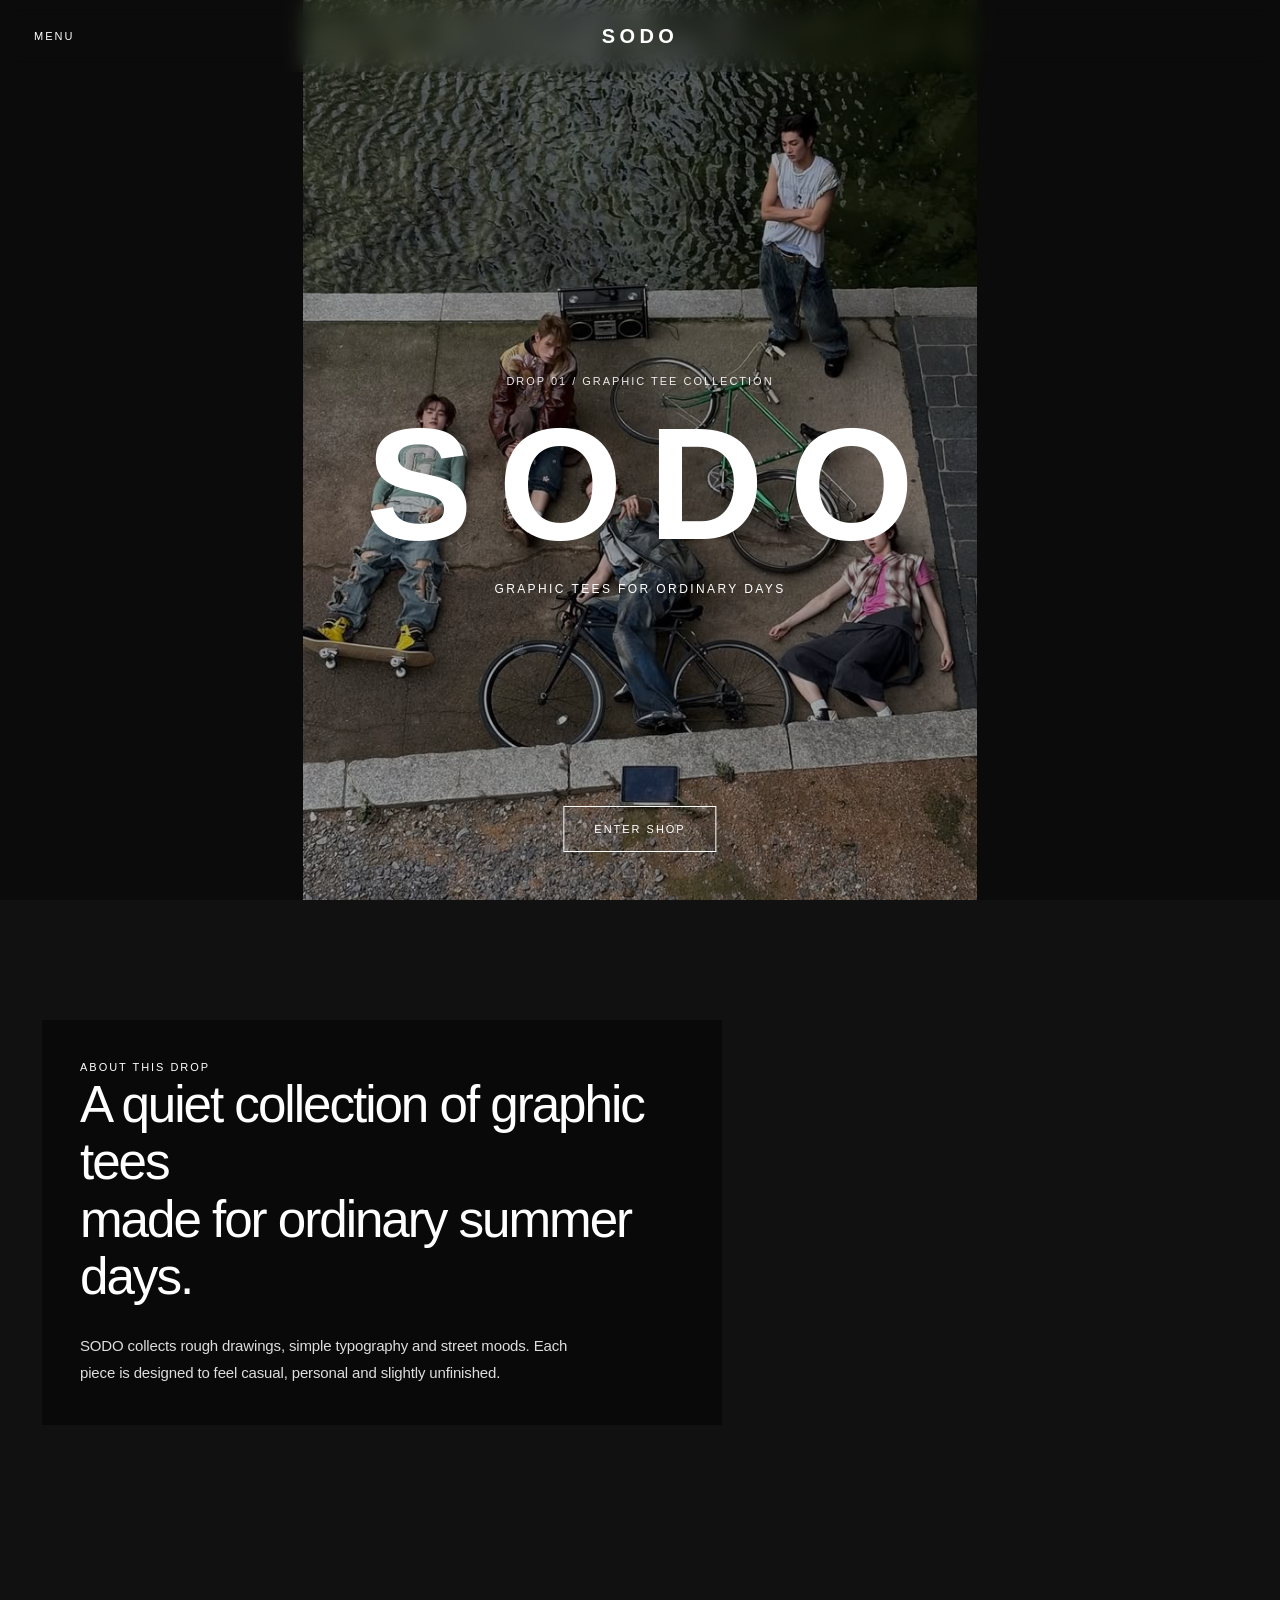
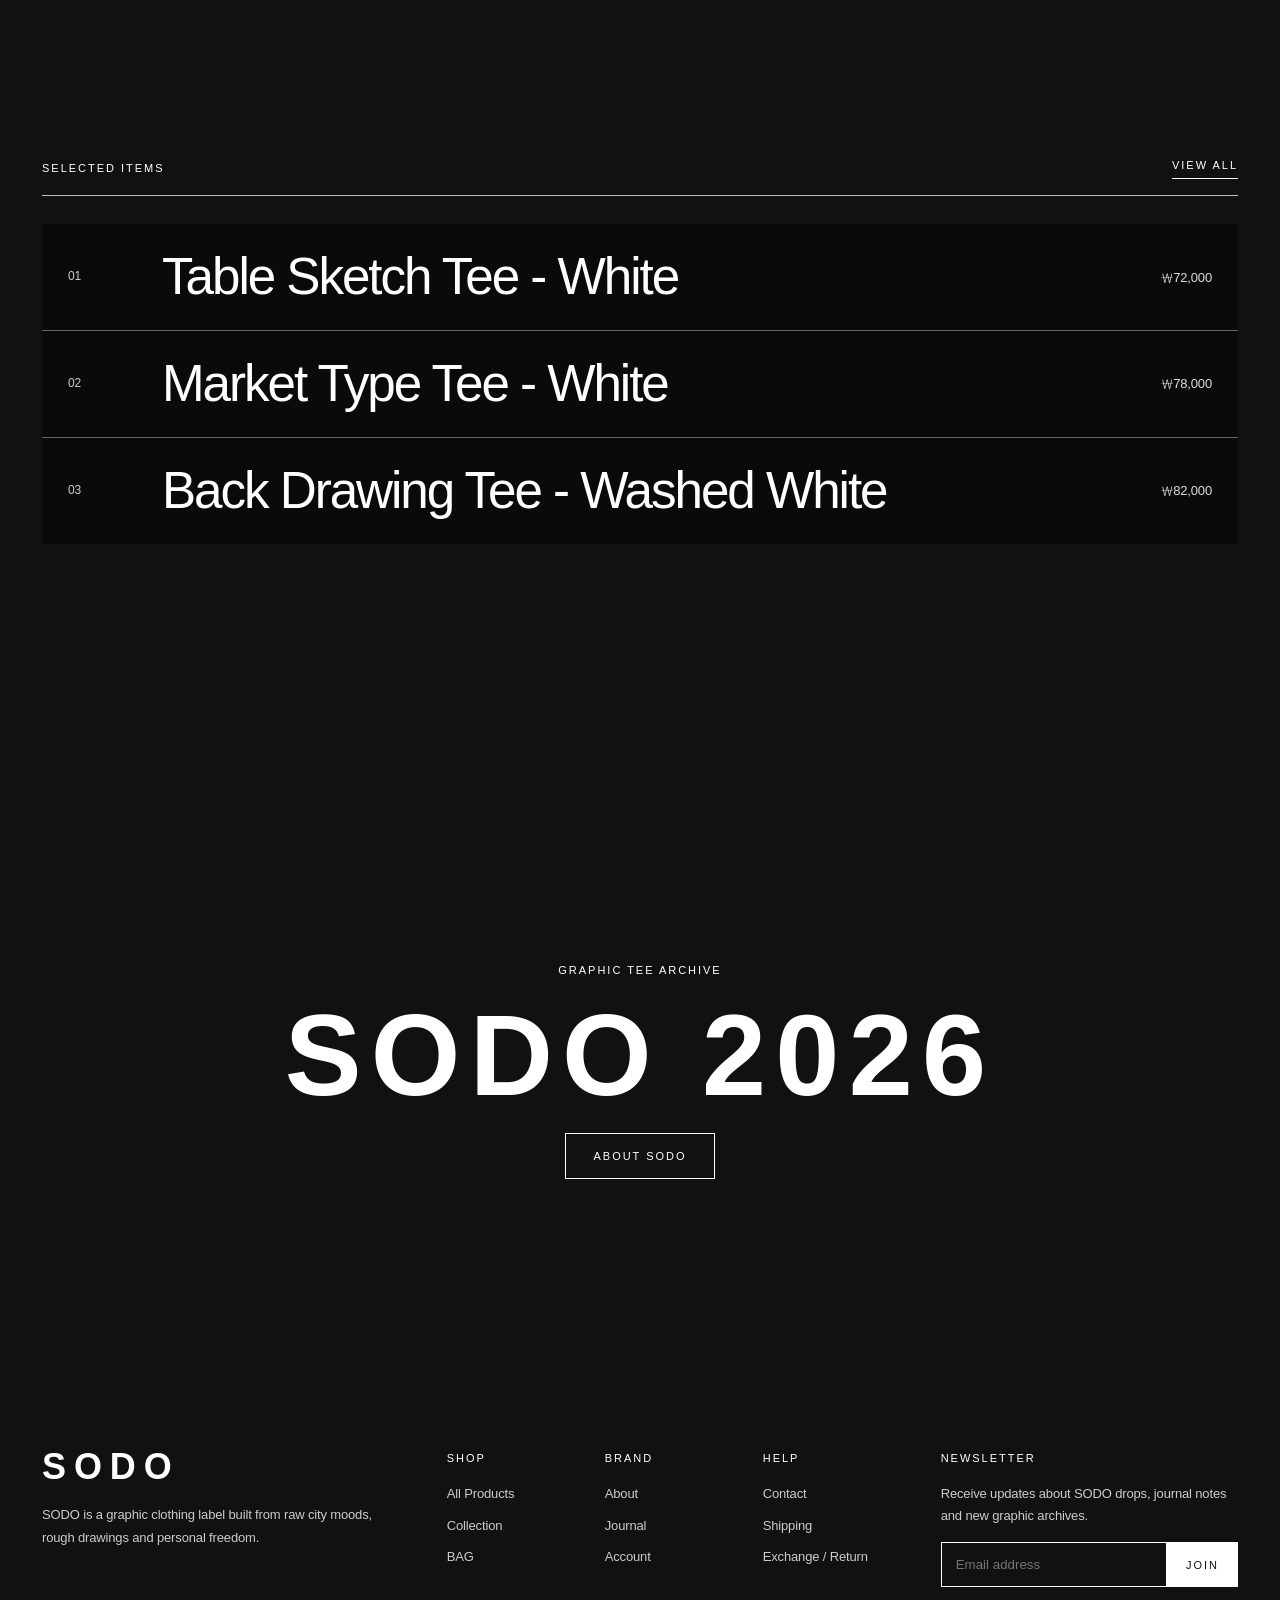
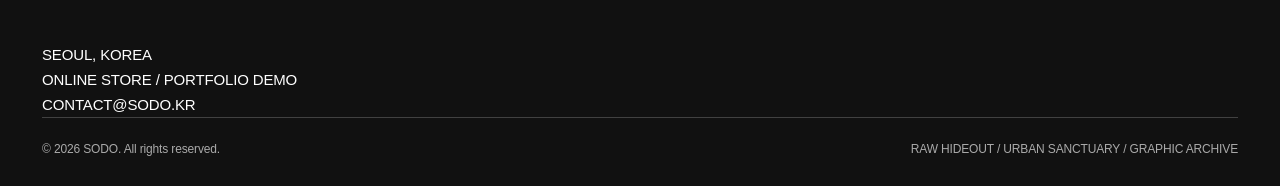
<file: index.html>
<!DOCTYPE html>
<html lang="ko">
<head>
  <meta charset="UTF-8" />
  <meta name="viewport" content="width=device-width, initial-scale=1.0" />
  <title>SODO</title>
  <link rel="stylesheet" href="css/style.css" />
</head>
<body class="home-body">

  <header class="site-header sodo-top-header transparent">
    <button class="menu-toggle" type="button">MENU</button>

    <a href="index.html" class="logo header-center-logo">SODO</a>

    <div class="header-actions">
      <a href="cart.html" class="cart-action">BAG</a>
    </div>

    <nav class="nav sodo-drawer-menu compact-drawer">
      <div class="drawer-main-links">
        <a href="shop.html">SHOP</a>
        <a href="about.html">ABOUT</a>
        <a href="collection.html">COLLECTION</a>
        <a href="journal.html">STOCKIST</a>
        <a href="journal.html">COMMUNITY</a>
      </div>

      <div class="drawer-sub-links">
        <a href="login.html">LOGIN</a>
        <a href="login.html">JOIN US</a>
        <a href="cart.html#bag">BAG</a>
        <a href="login.html">ACCOUNT</a>
      </div>
    </nav>
  </header>

  <main class="photo-home">

    <section class="photo-hero">
      <div class="photo-hero-content">
        <p>DROP 01 / GRAPHIC TEE COLLECTION</p>
        <h1>SODO</h1>
        <span>GRAPHIC TEES FOR ORDINARY DAYS</span>
      </div>

      <a href="shop.html" class="photo-enter-button">ENTER SHOP</a>
    </section>

    <section class="photo-info-section">
      <div class="photo-info-box">
        <p class="small-label">ABOUT THIS DROP</p>
        <h2>
          A quiet collection of graphic tees<br />
          made for ordinary summer days.
        </h2>
        <p>
          SODO collects rough drawings, simple typography and street moods.
          Each piece is designed to feel casual, personal and slightly unfinished.
        </p>
      </div>
    </section>

    <section class="photo-selected-section">
      <div class="photo-selected-title">
        <p>SELECTED ITEMS</p>
        <a href="shop.html">VIEW ALL</a>
      </div>

      <div class="photo-selected-list">
        <a href="product.html?id=table-sketch-tee" class="photo-selected-row">
          <span>01</span>
          <h2>Table Sketch Tee - White</h2>
          <p>₩72,000</p>
        </a>

        <a href="product.html?id=market-type-tee" class="photo-selected-row">
          <span>02</span>
          <h2>Market Type Tee - White</h2>
          <p>₩78,000</p>
        </a>

        <a href="product.html?id=back-drawing-tee" class="photo-selected-row">
          <span>03</span>
          <h2>Back Drawing Tee - Washed White</h2>
          <p>₩82,000</p>
        </a>
      </div>
    </section>

    <section class="photo-bottom-section">
      <p>GRAPHIC TEE ARCHIVE</p>
      <h2>SODO 2026</h2>
      <a href="about.html">ABOUT SODO</a>
    </section>

  </main>

  <footer class="footer">
    <div class="footer-inner">
      <div class="footer-brand">
        <h2>SODO</h2>
        <p>
          SODO is a graphic clothing label built from raw city moods,
          rough drawings and personal freedom.
        </p>
      </div>

      <div class="footer-links">
        <div>
          <h3>SHOP</h3>
          <a href="shop.html">All Products</a>
          <a href="collection.html">Collection</a>
          <a href="cart.html">Cart</a>
        </div>

        <div>
          <h3>BRAND</h3>
          <a href="about.html">About</a>
          <a href="journal.html">Journal</a>
          <a href="login.html">Account</a>
        </div>

        <div>
          <h3>HELP</h3>
          <a href="mailto:contact@sodo.kr">Contact</a>
          <a href="#">Shipping</a>
          <a href="#">Exchange / Return</a>
        </div>
      </div>

      <div class="footer-newsletter">
        <h3>NEWSLETTER</h3>
        <p>
          Receive updates about SODO drops, journal notes and new graphic archives.
        </p>

        <div class="newsletter-form">
          <input type="email" id="newsletterEmail" placeholder="Email address" />
          <button type="button" id="newsletterButton">JOIN</button>
        </div>
      </div>
    </div>

    <div class="footer-info">
      <p>SEOUL, KOREA</p>
      <p>ONLINE STORE / PORTFOLIO DEMO</p>
      <p>CONTACT@SODO.KR</p>
    </div>

    <div class="footer-bottom">
      <p>© <span id="year"></span> SODO. All rights reserved.</p>
      <p>RAW HIDEOUT / URBAN SANCTUARY / GRAPHIC ARCHIVE</p>
    </div>
  </footer>

  <script src="js/script.js"></script>
</body>
</html>
</file>
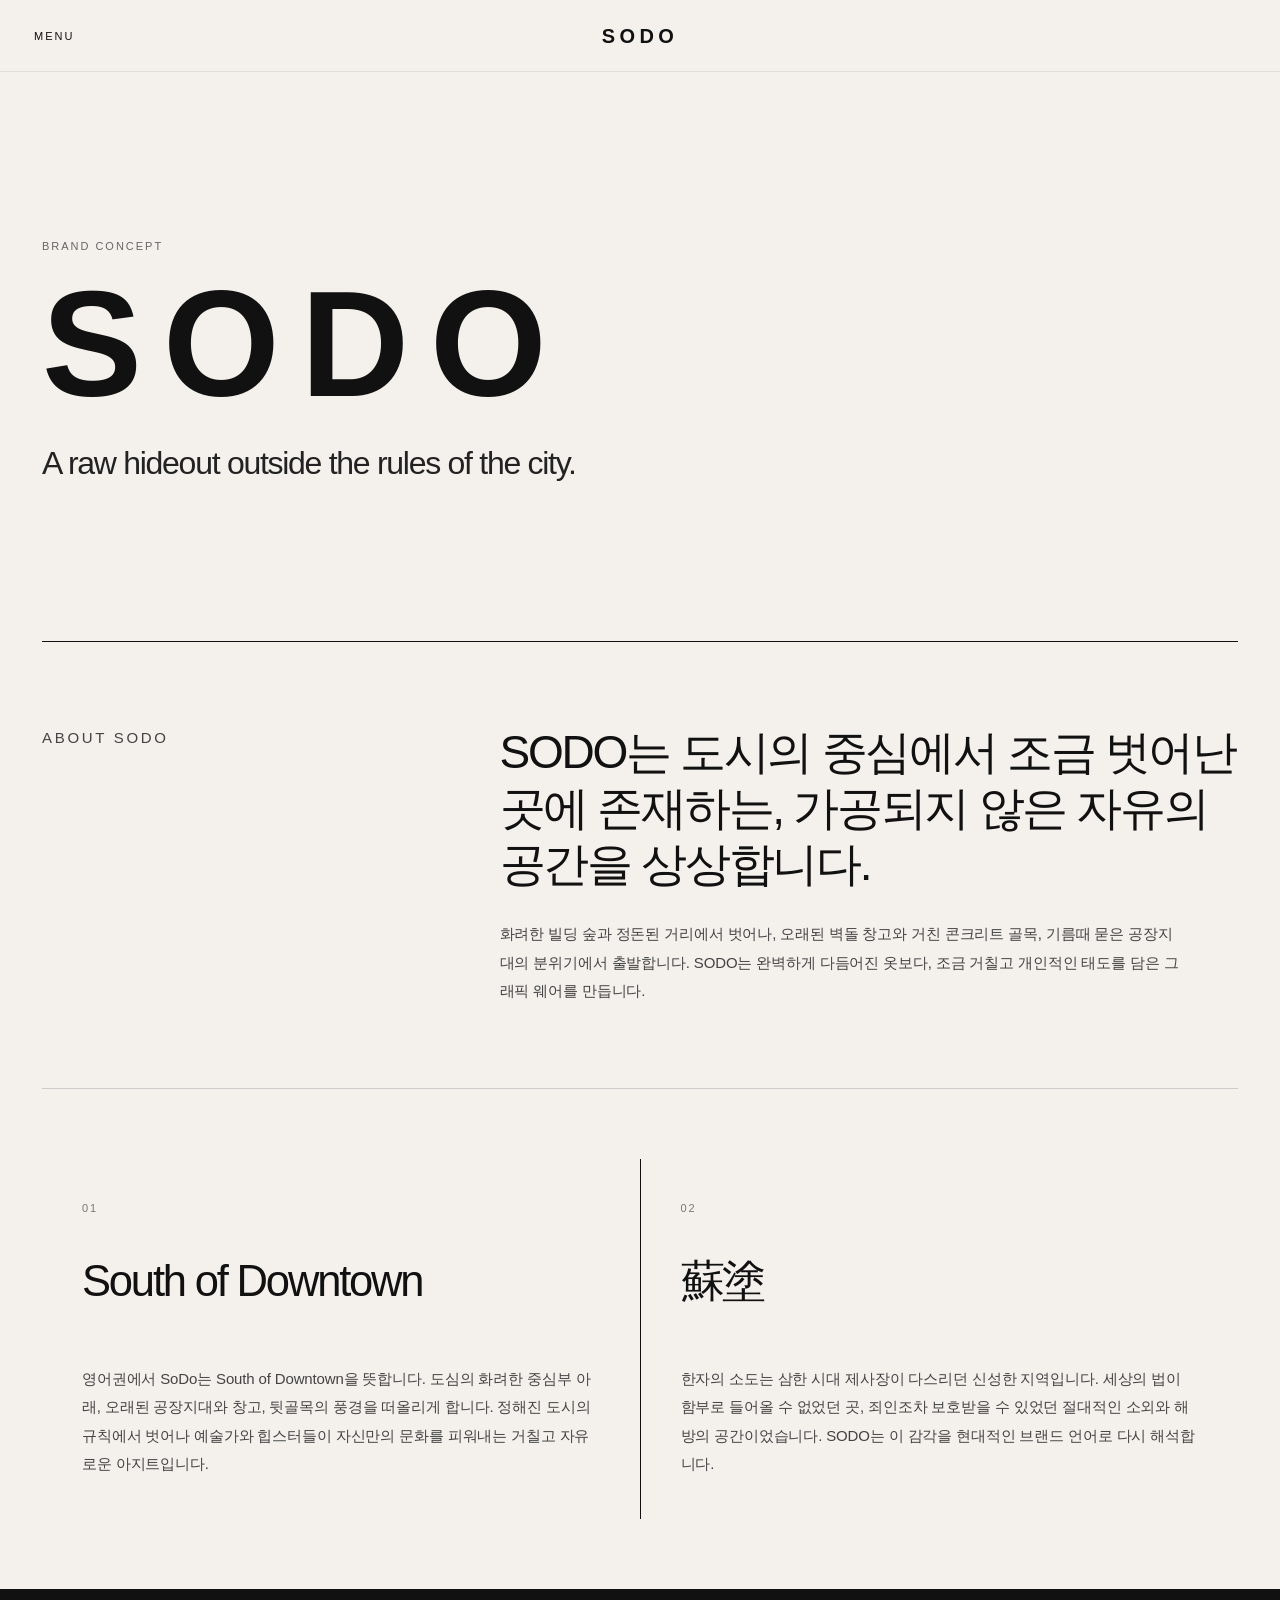
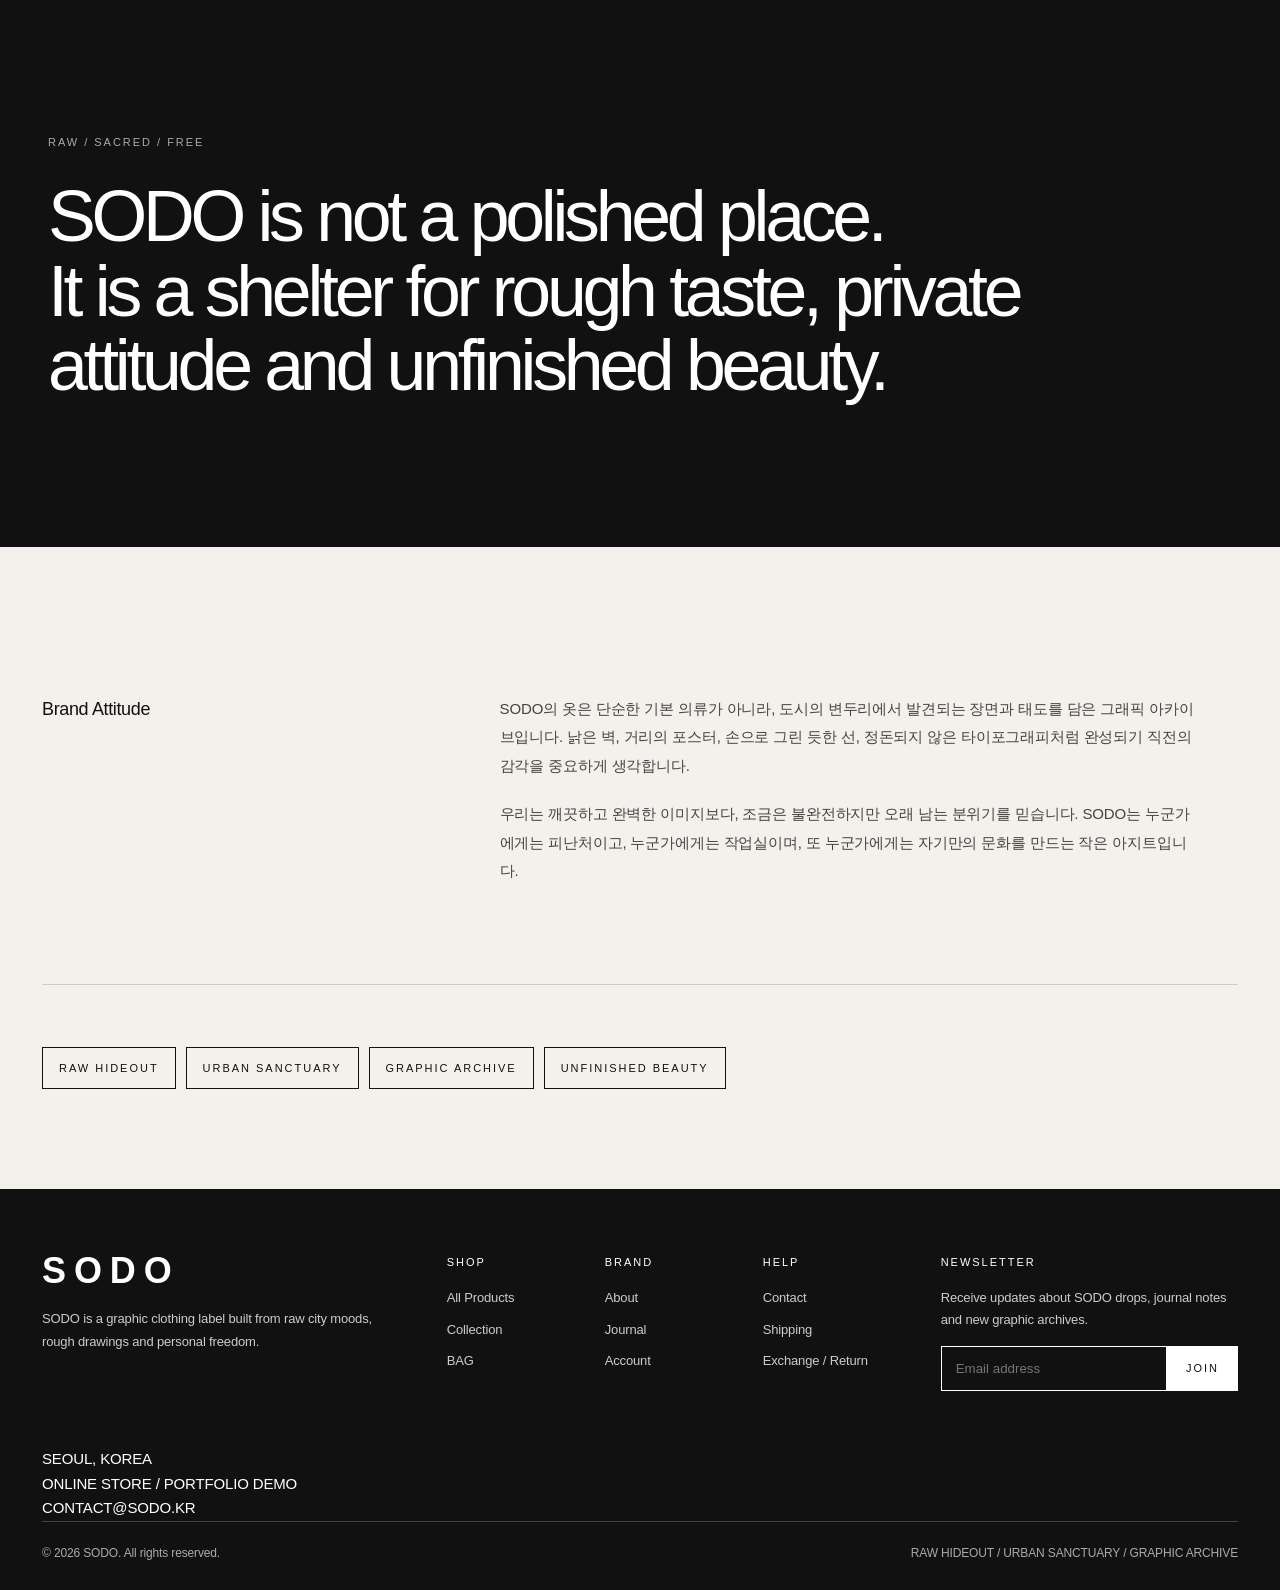
<file: about.html>
<!DOCTYPE html>
<html lang="ko">
<head>
  <meta charset="UTF-8" />
  <meta name="viewport" content="width=device-width, initial-scale=1.0" />
  <title>About - SODO</title>
  <link rel="stylesheet" href="css/style.css" />
</head>
<body>

  <header class="site-header sodo-top-header">
    <button class="menu-toggle" type="button">MENU</button>

    <a href="index.html" class="logo header-center-logo">SODO</a>

    <div class="header-actions">
      <a href="cart.html" class="cart-action">BAG</a>
    </div>

    <nav class="nav sodo-drawer-menu compact-drawer">
      <div class="drawer-main-links">
        <a href="shop.html">SHOP</a>
        <a href="about.html">ABOUT</a>
        <a href="collection.html">COLLECTION</a>
        <a href="journal.html">STOCKIST</a>
        <a href="journal.html">COMMUNITY</a>
      </div>

      <div class="drawer-sub-links">
        <a href="login.html">LOGIN</a>
        <a href="login.html">JOIN US</a>
        <a href="cart.html">BAG</a>
        <a href="login.html">ACCOUNT</a>
      </div>
    </nav>
  </header>

  <main class="page about-page">

    <section class="about-hero">
      <p class="about-label">BRAND CONCEPT</p>
      <h1>SODO</h1>
      <p>
        A raw hideout outside the rules of the city.
      </p>
    </section>

    <section class="about-intro">
      <div>
        <p class="small-label-dark">ABOUT SODO</p>
      </div>

      <div>
        <h2>
          SODO는 도시의 중심에서 조금 벗어난 곳에 존재하는,
          가공되지 않은 자유의 공간을 상상합니다.
        </h2>

        <p>
          화려한 빌딩 숲과 정돈된 거리에서 벗어나, 오래된 벽돌 창고와
          거친 콘크리트 골목, 기름때 묻은 공장지대의 분위기에서 출발합니다.
          SODO는 완벽하게 다듬어진 옷보다, 조금 거칠고 개인적인 태도를 담은
          그래픽 웨어를 만듭니다.
        </p>
      </div>
    </section>

    <section class="about-concept-grid">

      <article class="about-concept-card">
        <span>01</span>
        <h3>South of Downtown</h3>
        <p>
          영어권에서 SoDo는 South of Downtown을 뜻합니다.
          도심의 화려한 중심부 아래, 오래된 공장지대와 창고, 뒷골목의 풍경을 떠올리게 합니다.
          정해진 도시의 규칙에서 벗어나 예술가와 힙스터들이 자신만의 문화를 피워내는
          거칠고 자유로운 아지트입니다.
        </p>
      </article>

      <article class="about-concept-card">
        <span>02</span>
        <h3>蘇塗</h3>
        <p>
          한자의 소도는 삼한 시대 제사장이 다스리던 신성한 지역입니다.
          세상의 법이 함부로 들어올 수 없었던 곳, 죄인조차 보호받을 수 있었던
          절대적인 소외와 해방의 공간이었습니다.
          SODO는 이 감각을 현대적인 브랜드 언어로 다시 해석합니다.
        </p>
      </article>

    </section>

    <section class="about-statement">
      <p>RAW / SACRED / FREE</p>
      <h2>
        SODO is not a polished place.<br />
        It is a shelter for rough taste, private attitude and unfinished beauty.
      </h2>
    </section>

    <section class="about-text-block">
      <div>
        <h3>Brand Attitude</h3>
      </div>

      <div>
        <p>
          SODO의 옷은 단순한 기본 의류가 아니라, 도시의 변두리에서 발견되는
          장면과 태도를 담은 그래픽 아카이브입니다. 낡은 벽, 거리의 포스터,
          손으로 그린 듯한 선, 정돈되지 않은 타이포그래피처럼 완성되기 직전의
          감각을 중요하게 생각합니다.
        </p>

        <p>
          우리는 깨끗하고 완벽한 이미지보다, 조금은 불완전하지만 오래 남는 분위기를 믿습니다.
          SODO는 누군가에게는 피난처이고, 누군가에게는 작업실이며,
          또 누군가에게는 자기만의 문화를 만드는 작은 아지트입니다.
        </p>
      </div>
    </section>

    <section class="about-keywords">
      <span>RAW HIDEOUT</span>
      <span>URBAN SANCTUARY</span>
      <span>GRAPHIC ARCHIVE</span>
      <span>UNFINISHED BEAUTY</span>
    </section>

  </main>

  <footer class="footer">
    <div class="footer-inner">
      <div class="footer-brand">
        <h2>SODO</h2>
        <p>
          SODO is a graphic clothing label built from raw city moods,
          rough drawings and personal freedom.
        </p>
      </div>

      <div class="footer-links">
        <div>
          <h3>SHOP</h3>
          <a href="shop.html">All Products</a>
          <a href="collection.html">Collection</a>
          <a href="cart.html">Cart</a>
        </div>

        <div>
          <h3>BRAND</h3>
          <a href="about.html">About</a>
          <a href="journal.html">Journal</a>
          <a href="login.html">Account</a>
        </div>

        <div>
          <h3>HELP</h3>
          <a href="mailto:contact@sodo.kr">Contact</a>
          <a href="#">Shipping</a>
          <a href="#">Exchange / Return</a>
        </div>
      </div>

      <div class="footer-newsletter">
        <h3>NEWSLETTER</h3>
        <p>
          Receive updates about SODO drops, journal notes and new graphic archives.
        </p>

        <div class="newsletter-form">
          <input type="email" id="newsletterEmail" placeholder="Email address" />
          <button type="button" id="newsletterButton">JOIN</button>
        </div>
      </div>
    </div>

    <div class="footer-info">
      <p>SEOUL, KOREA</p>
      <p>ONLINE STORE / PORTFOLIO DEMO</p>
      <p>CONTACT@SODO.KR</p>
    </div>

    <div class="footer-bottom">
      <p>© <span id="year"></span> SODO. All rights reserved.</p>
      <p>RAW HIDEOUT / URBAN SANCTUARY / GRAPHIC ARCHIVE</p>
    </div>
  </footer>

  <script src="js/script.js"></script>
</body>
</html>
</file>
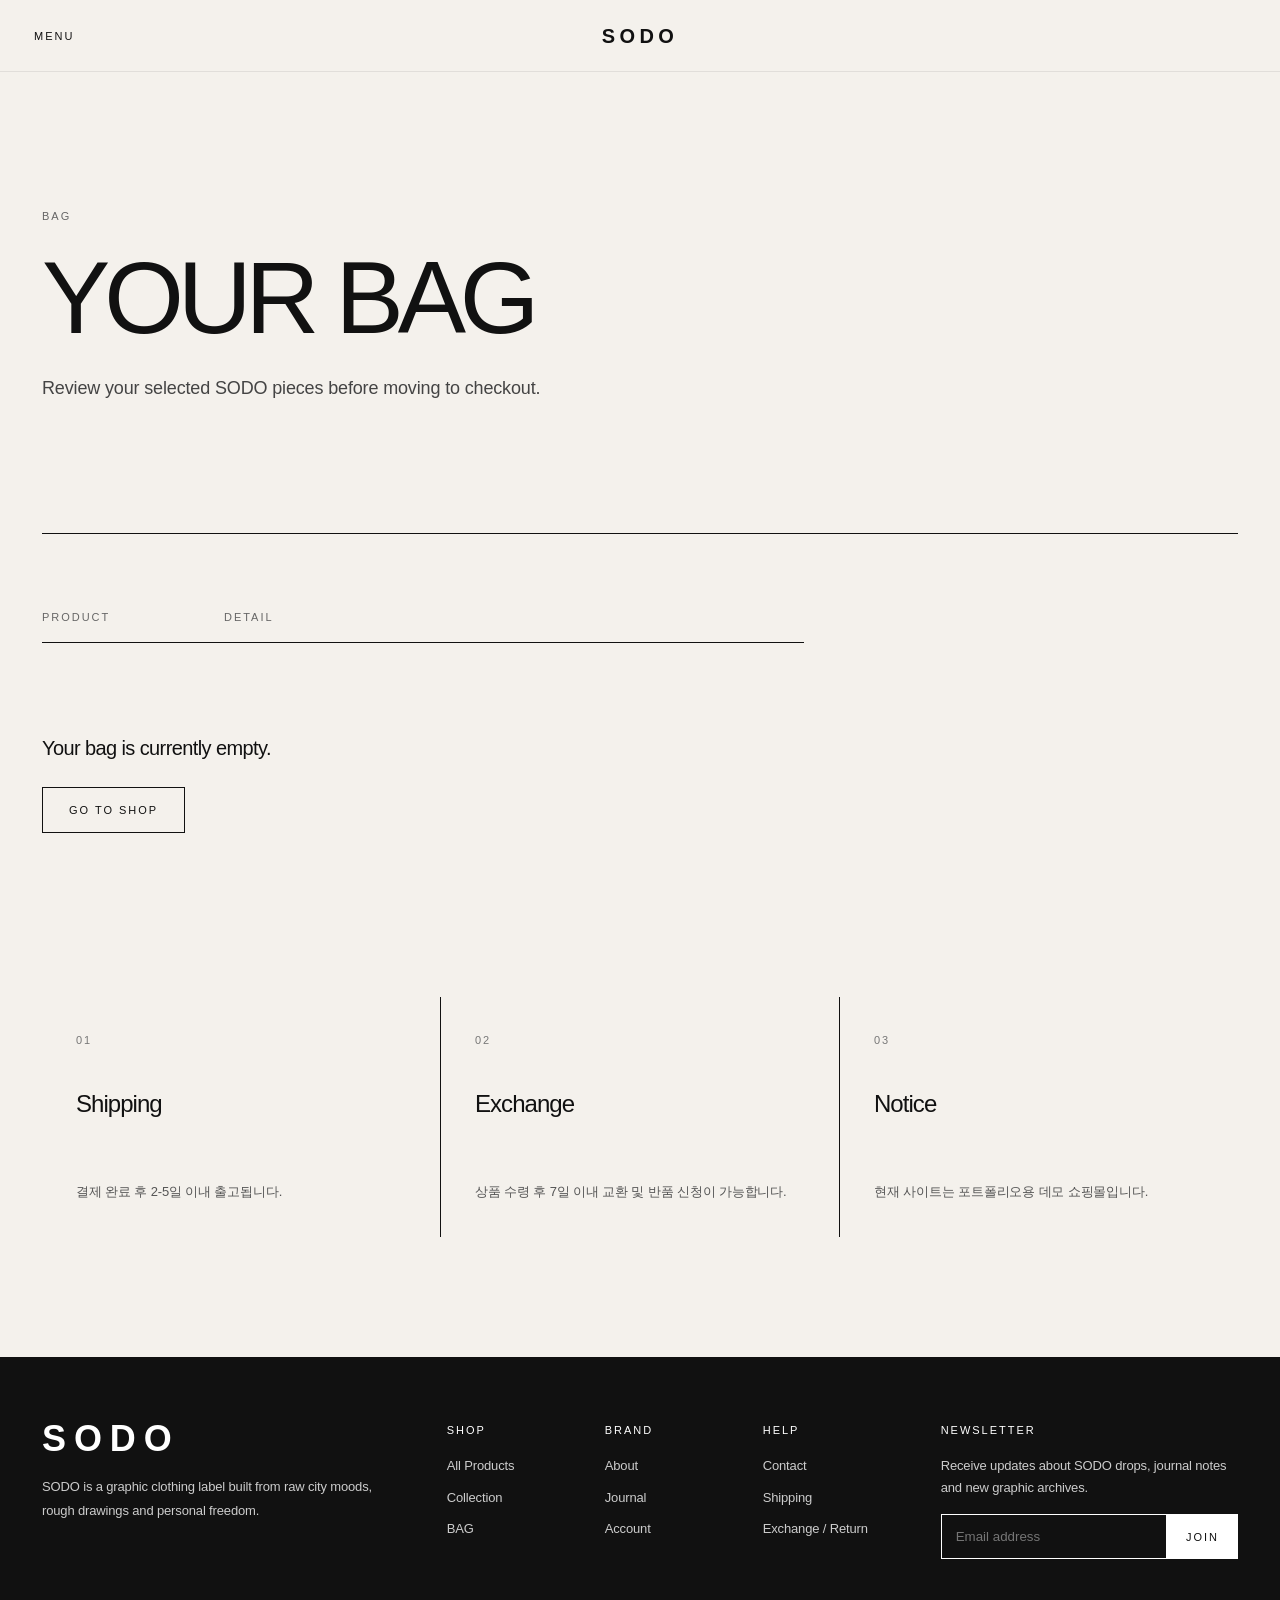
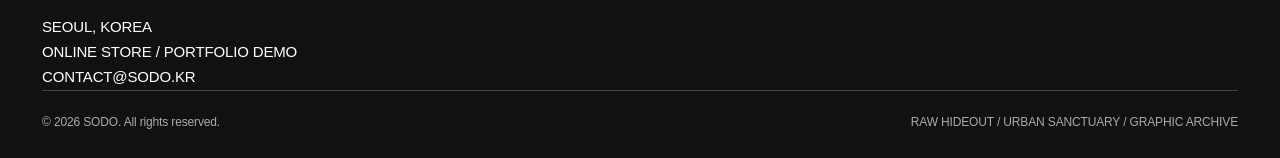
<file: cart.html>
<!DOCTYPE html>
<html lang="ko">
<head>
  <meta charset="UTF-8" />
  <meta name="viewport" content="width=device-width, initial-scale=1.0" />
  <title>Bag - SODO</title>
  <link rel="stylesheet" href="css/style.css" />
</head>
<body>

  <header class="site-header sodo-top-header">
    <button class="menu-toggle" type="button">MENU</button>

    <a href="index.html" class="logo header-center-logo">SODO</a>

    <div class="header-actions">
      <a href="cart.html" class="cart-action">BAG</a>
    </div>

    <nav class="nav sodo-drawer-menu compact-drawer">
      <div class="drawer-main-links">
        <a href="shop.html">SHOP</a>
        <a href="about.html">ABOUT</a>
        <a href="collection.html">COLLECTION</a>
        <a href="journal.html">STOCKIST</a>
        <a href="journal.html">COMMUNITY</a>
      </div>

      <div class="drawer-sub-links">
        <a href="login.html">LOGIN</a>
        <a href="login.html">JOIN US</a>
        <a href="cart.html">BAG</a>
        <a href="login.html">ACCOUNT</a>
      </div>
    </nav>
  </header>

  <main class="page cart-page" id="bag">

    <section class="cart-hero">
      <p class="cart-label">BAG</p>
      <h1>YOUR BAG</h1>
      <p>
        Review your selected SODO pieces before moving to checkout.
      </p>
    </section>

    <section class="cart-layout">

      <div class="cart-main-area">

        <div class="cart-list-header">
          <p>PRODUCT</p>
          <p>DETAIL</p>
        </div>

        <div id="cartItems" class="cart-items"></div>

        <div id="emptyCart" class="empty-cart">
          <p>Your bag is currently empty.</p>
          <a href="shop.html">GO TO SHOP</a>
        </div>

      </div>

      <aside id="cartSummary" class="cart-summary">

        <div class="cart-summary-header">
          <p>BAG SUMMARY</p>
          <h2>Summary</h2>
        </div>

        <div class="summary-row">
          <span>Subtotal</span>
          <strong id="cartSubtotal">₩0</strong>
        </div>

        <div class="summary-row">
          <span>Shipping</span>
          <strong>Calculated at checkout</strong>
        </div>

        <div class="summary-row total">
          <span>Total</span>
          <strong id="cartTotal">₩0</strong>
        </div>

        <button type="button" class="checkout-button">
          CHECKOUT
        </button>

        <div class="cart-summary-note">
          <p>
            Shipping fee and final payment amount will be confirmed on the checkout page.
          </p>
        </div>

      </aside>

    </section>

    <section class="cart-bottom-guide">

      <div class="cart-guide-item">
        <span>01</span>
        <h3>Shipping</h3>
        <p>
          결제 완료 후 2-5일 이내 출고됩니다.
        </p>
      </div>

      <div class="cart-guide-item">
        <span>02</span>
        <h3>Exchange</h3>
        <p>
          상품 수령 후 7일 이내 교환 및 반품 신청이 가능합니다.
        </p>
      </div>

      <div class="cart-guide-item">
        <span>03</span>
        <h3>Notice</h3>
        <p>
          현재 사이트는 포트폴리오용 데모 쇼핑몰입니다.
        </p>
      </div>

    </section>

  </main>

  <footer class="footer">
    <div class="footer-inner">
      <div class="footer-brand">
        <h2>SODO</h2>
        <p>
          SODO is a graphic clothing label built from raw city moods,
          rough drawings and personal freedom.
        </p>
      </div>

      <div class="footer-links">
        <div>
          <h3>SHOP</h3>
          <a href="shop.html">All Products</a>
          <a href="collection.html">Collection</a>
          <a href="cart.html">Bag</a>
        </div>

        <div>
          <h3>BRAND</h3>
          <a href="about.html">About</a>
          <a href="journal.html">Journal</a>
          <a href="login.html">Account</a>
        </div>

        <div>
          <h3>HELP</h3>
          <a href="mailto:contact@sodo.kr">Contact</a>
          <a href="#">Shipping</a>
          <a href="#">Exchange / Return</a>
        </div>
      </div>

      <div class="footer-newsletter">
        <h3>NEWSLETTER</h3>
        <p>
          Receive updates about SODO drops, journal notes and new graphic archives.
        </p>

        <div class="newsletter-form">
          <input type="email" id="newsletterEmail" placeholder="Email address" />
          <button type="button" id="newsletterButton">JOIN</button>
        </div>
      </div>
    </div>

    <div class="footer-info">
      <p>SEOUL, KOREA</p>
      <p>ONLINE STORE / PORTFOLIO DEMO</p>
      <p>CONTACT@SODO.KR</p>
    </div>

    <div class="footer-bottom">
      <p>© <span id="year"></span> SODO. All rights reserved.</p>
      <p>RAW HIDEOUT / URBAN SANCTUARY / GRAPHIC ARCHIVE</p>
    </div>
  </footer>

  <script src="js/products.js"></script>
  <script src="js/script.js"></script>
</body>
</html>
</file>
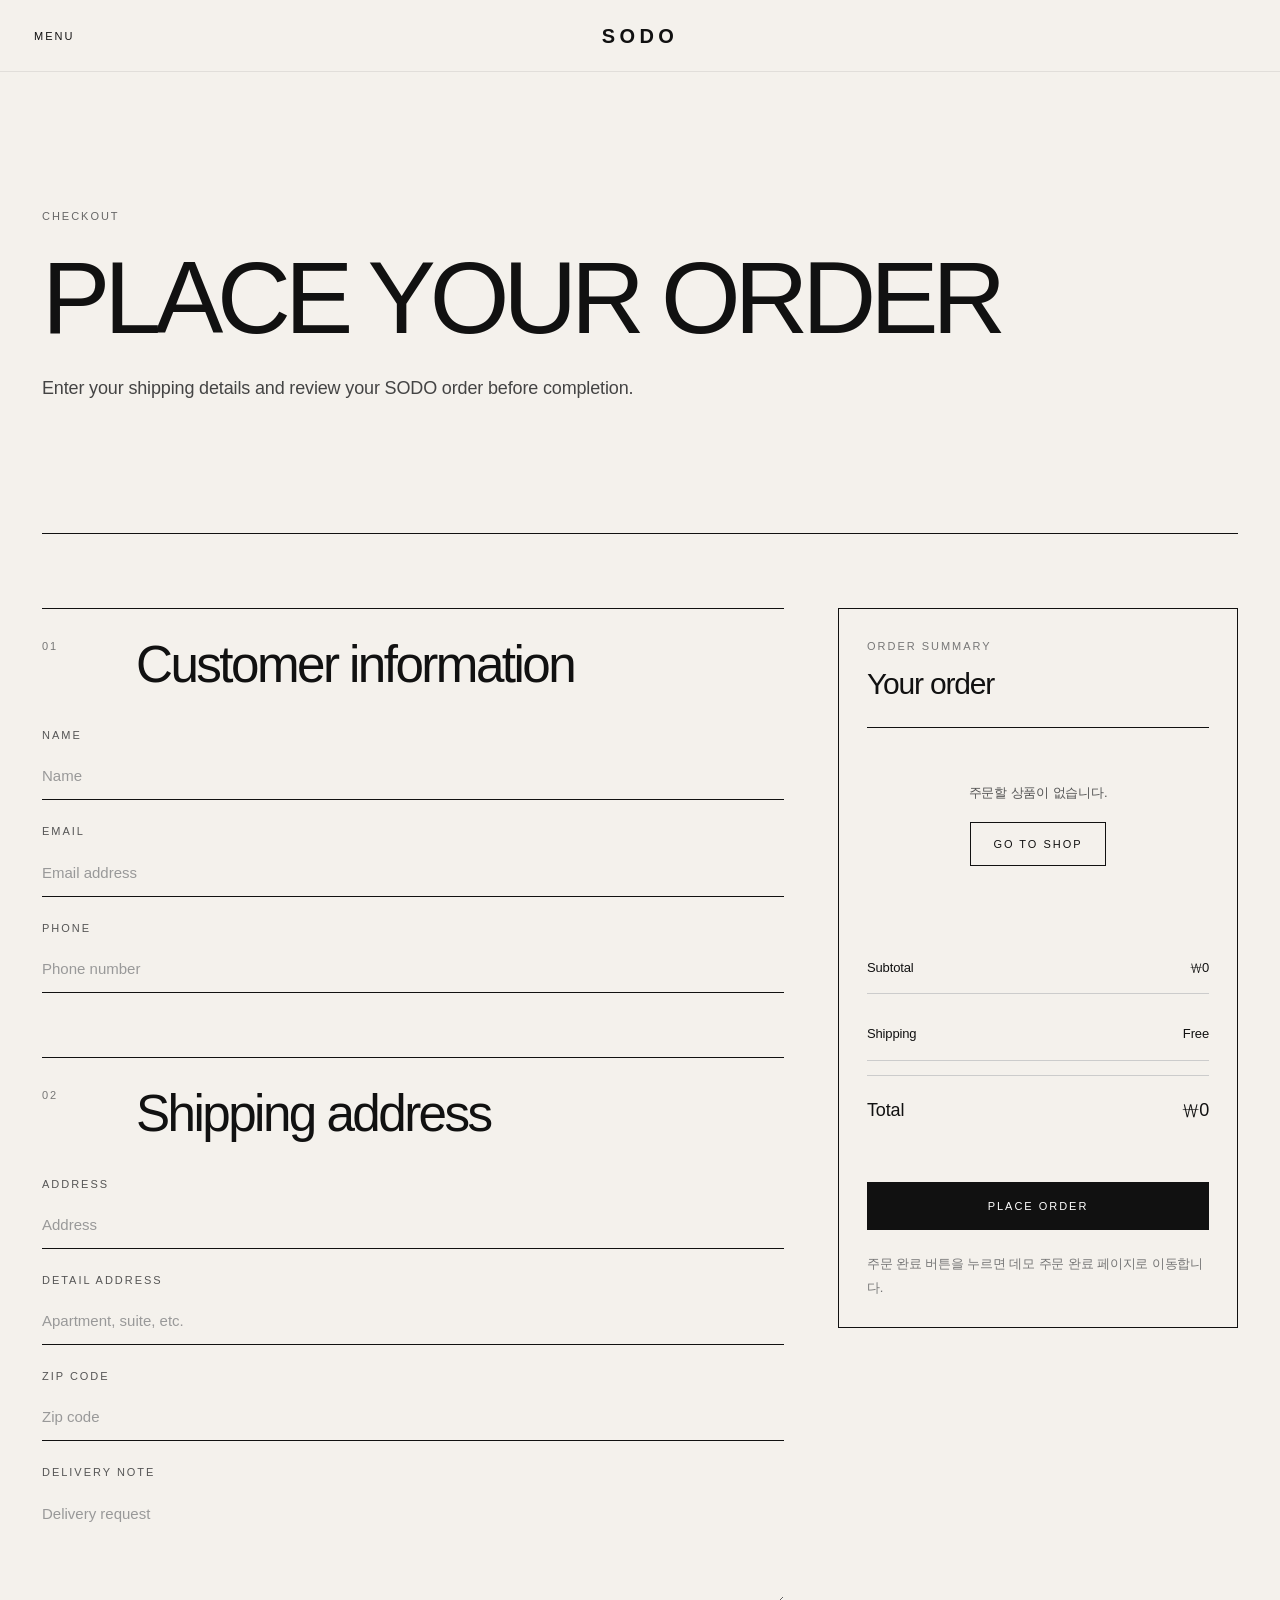
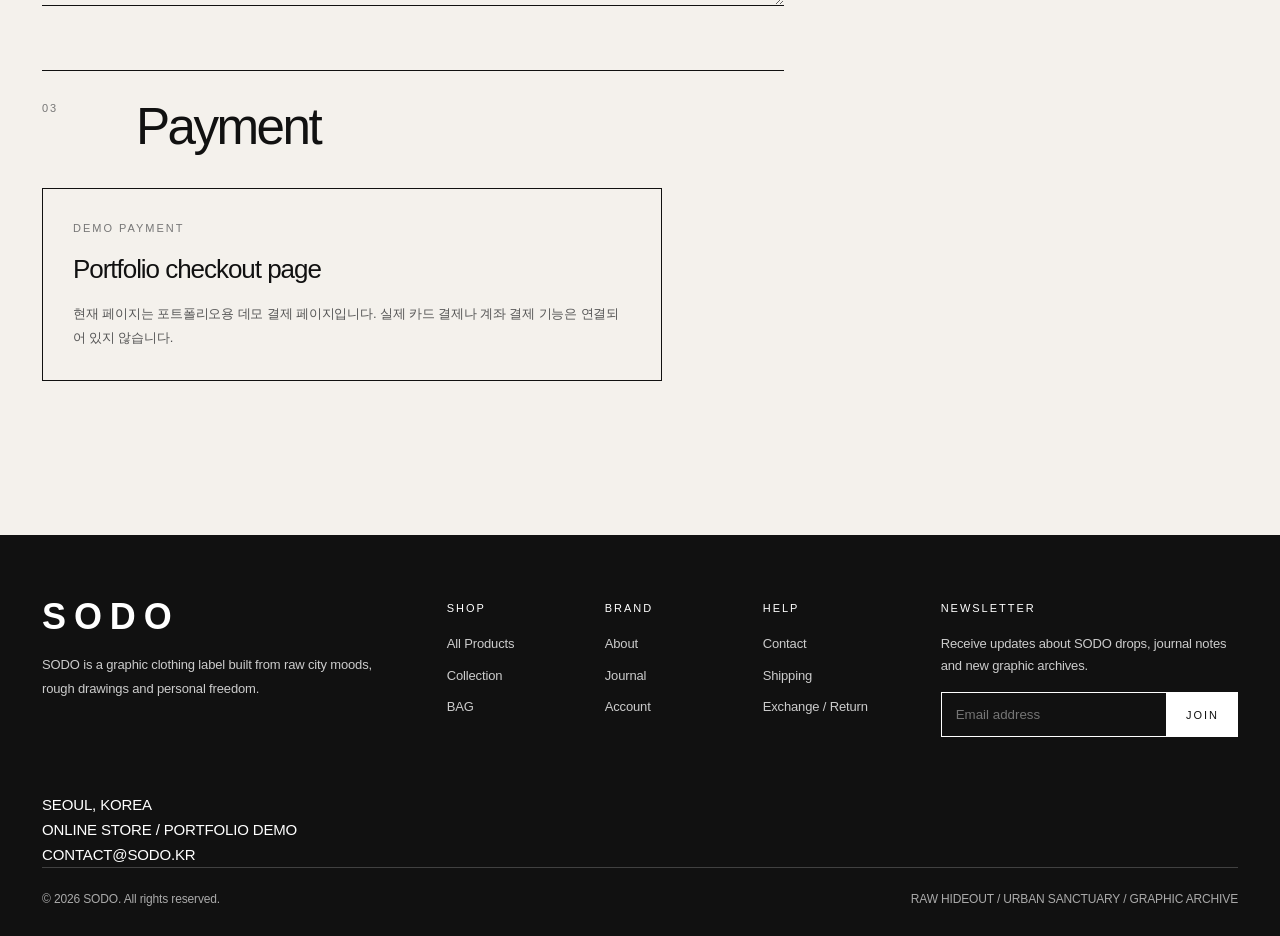
<file: checkout.html>
<!DOCTYPE html>
<html lang="ko">
<head>
  <meta charset="UTF-8" />
  <meta name="viewport" content="width=device-width, initial-scale=1.0" />
  <title>Checkout - SODO</title>
  <link rel="stylesheet" href="css/style.css" />
</head>
<body>

  <header class="site-header sodo-top-header">
    <button class="menu-toggle" type="button">MENU</button>

    <a href="index.html" class="logo header-center-logo">SODO</a>

    <div class="header-actions">
      <a href="cart.html" class="cart-action">BAG</a>
    </div>

    <nav class="nav sodo-drawer-menu compact-drawer">
      <div class="drawer-main-links">
        <a href="shop.html">SHOP</a>
        <a href="about.html">ABOUT</a>
        <a href="collection.html">COLLECTION</a>
        <a href="journal.html">STOCKIST</a>
        <a href="journal.html">COMMUNITY</a>
      </div>

      <div class="drawer-sub-links">
        <a href="login.html">LOGIN</a>
        <a href="login.html">JOIN US</a>
        <a href="cart.html">BAG</a>
        <a href="login.html">ACCOUNT</a>
      </div>
    </nav>
  </header>

  <main class="page checkout-page">

    <section class="checkout-hero">
      <p class="checkout-label">CHECKOUT</p>
      <h1>PLACE YOUR ORDER</h1>
      <p>
        Enter your shipping details and review your SODO order before completion.
      </p>
    </section>

    <section class="checkout-layout">

      <div class="checkout-form-area">

        <section class="checkout-form-section">
          <div class="checkout-section-title">
            <p>01</p>
            <h2>Customer information</h2>
          </div>

          <form class="checkout-form">
            <label>
              Name
              <input type="text" placeholder="Name" />
            </label>

            <label>
              Email
              <input type="email" placeholder="Email address" />
            </label>

            <label>
              Phone
              <input type="tel" placeholder="Phone number" />
            </label>
          </form>
        </section>

        <section class="checkout-form-section">
          <div class="checkout-section-title">
            <p>02</p>
            <h2>Shipping address</h2>
          </div>

          <form class="checkout-form">
            <label>
              Address
              <input type="text" placeholder="Address" />
            </label>

            <label>
              Detail address
              <input type="text" placeholder="Apartment, suite, etc." />
            </label>

            <label>
              Zip code
              <input type="text" placeholder="Zip code" />
            </label>

            <label>
              Delivery note
              <textarea rows="5" placeholder="Delivery request"></textarea>
            </label>
          </form>
        </section>

        <section class="checkout-form-section">
          <div class="checkout-section-title">
            <p>03</p>
            <h2>Payment</h2>
          </div>

          <div class="checkout-payment-box">
            <p class="payment-label">DEMO PAYMENT</p>
            <h3>Portfolio checkout page</h3>
            <p>
              현재 페이지는 포트폴리오용 데모 결제 페이지입니다.
              실제 카드 결제나 계좌 결제 기능은 연결되어 있지 않습니다.
            </p>
          </div>
        </section>

      </div>

      <aside class="checkout-summary">

        <div class="checkout-summary-header">
          <p>ORDER SUMMARY</p>
          <h2>Your order</h2>
        </div>

        <div id="checkoutItems" class="checkout-items"></div>

        <div class="checkout-total-area">
          <div class="summary-row">
            <span>Subtotal</span>
            <strong id="checkoutSubtotal">₩0</strong>
          </div>

          <div class="summary-row">
            <span>Shipping</span>
            <strong>Free</strong>
          </div>

          <div class="summary-row total">
            <span>Total</span>
            <strong id="checkoutTotal">₩0</strong>
          </div>
        </div>

        <button type="button" id="placeOrderButton" class="place-order-button">
          PLACE ORDER
        </button>

        <p class="checkout-summary-note">
          주문 완료 버튼을 누르면 데모 주문 완료 페이지로 이동합니다.
        </p>

      </aside>

    </section>

  </main>

  <footer class="footer">
    <div class="footer-inner">
      <div class="footer-brand">
        <h2>SODO</h2>
        <p>
          SODO is a graphic clothing label built from raw city moods,
          rough drawings and personal freedom.
        </p>
      </div>

      <div class="footer-links">
        <div>
          <h3>SHOP</h3>
          <a href="shop.html">All Products</a>
          <a href="collection.html">Collection</a>
          <a href="cart.html">Bag</a>
        </div>

        <div>
          <h3>BRAND</h3>
          <a href="about.html">About</a>
          <a href="journal.html">Journal</a>
          <a href="login.html">Account</a>
        </div>

        <div>
          <h3>HELP</h3>
          <a href="mailto:contact@sodo.kr">Contact</a>
          <a href="#">Shipping</a>
          <a href="#">Exchange / Return</a>
        </div>
      </div>

      <div class="footer-newsletter">
        <h3>NEWSLETTER</h3>
        <p>
          Receive updates about SODO drops, journal notes and new graphic archives.
        </p>

        <div class="newsletter-form">
          <input type="email" id="newsletterEmail" placeholder="Email address" />
          <button type="button" id="newsletterButton">JOIN</button>
        </div>
      </div>
    </div>

    <div class="footer-info">
      <p>SEOUL, KOREA</p>
      <p>ONLINE STORE / PORTFOLIO DEMO</p>
      <p>CONTACT@SODO.KR</p>
    </div>

    <div class="footer-bottom">
      <p>© <span id="year"></span> SODO. All rights reserved.</p>
      <p>RAW HIDEOUT / URBAN SANCTUARY / GRAPHIC ARCHIVE</p>
    </div>
  </footer>

  <script src="js/products.js"></script>
  <script src="js/script.js"></script>
</body>
</html>
</file>
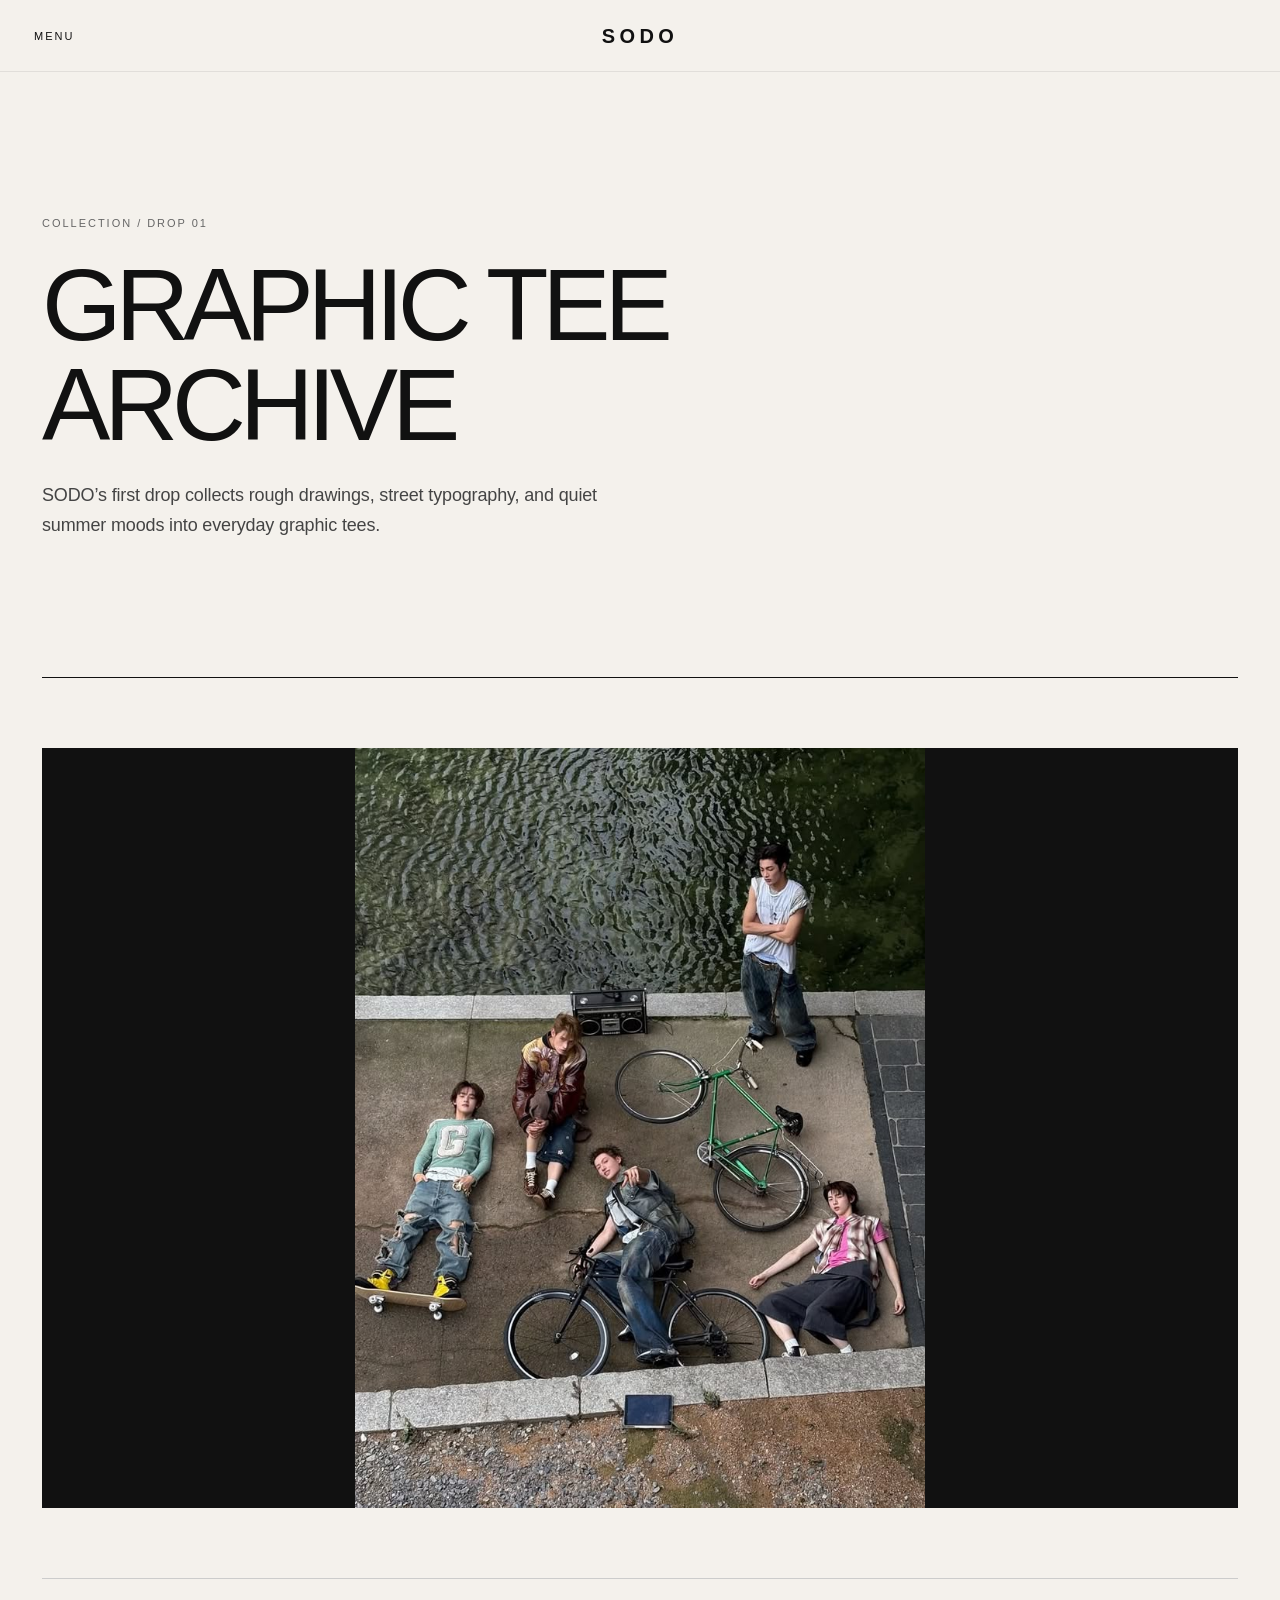
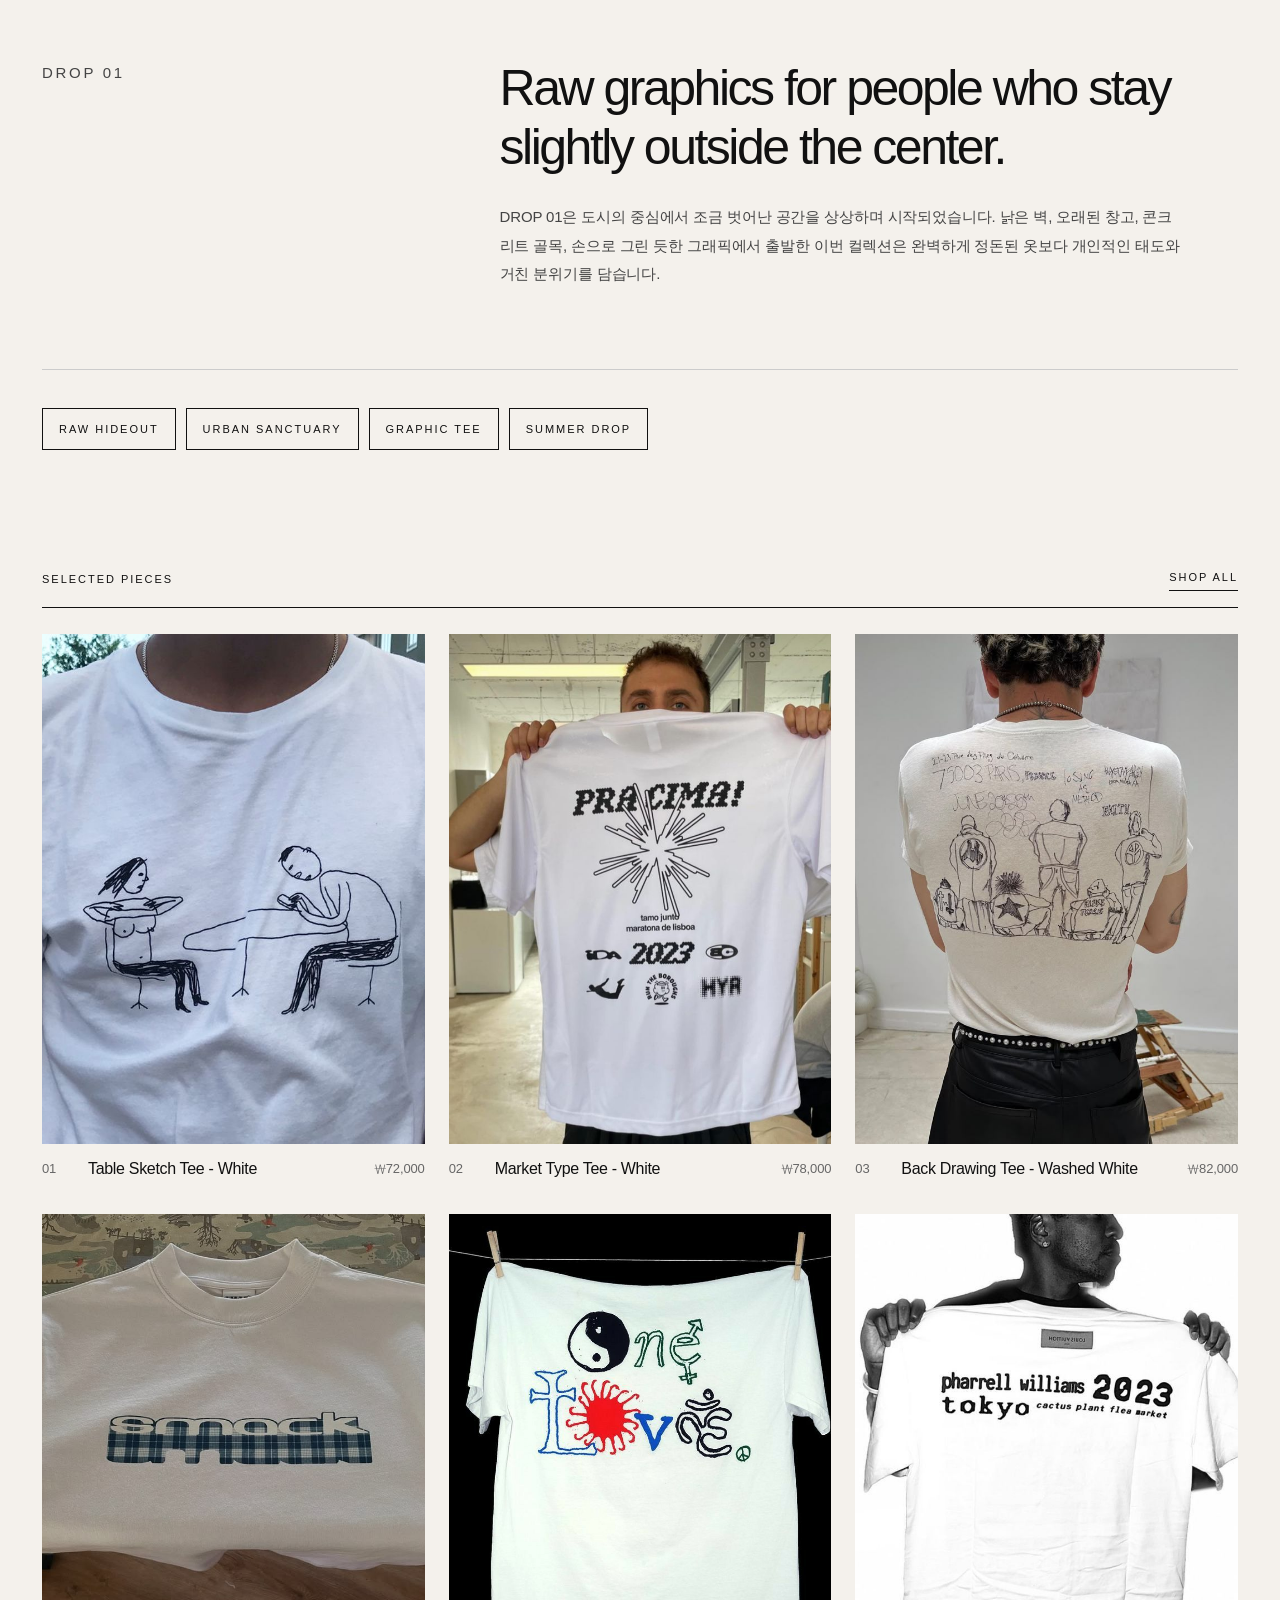
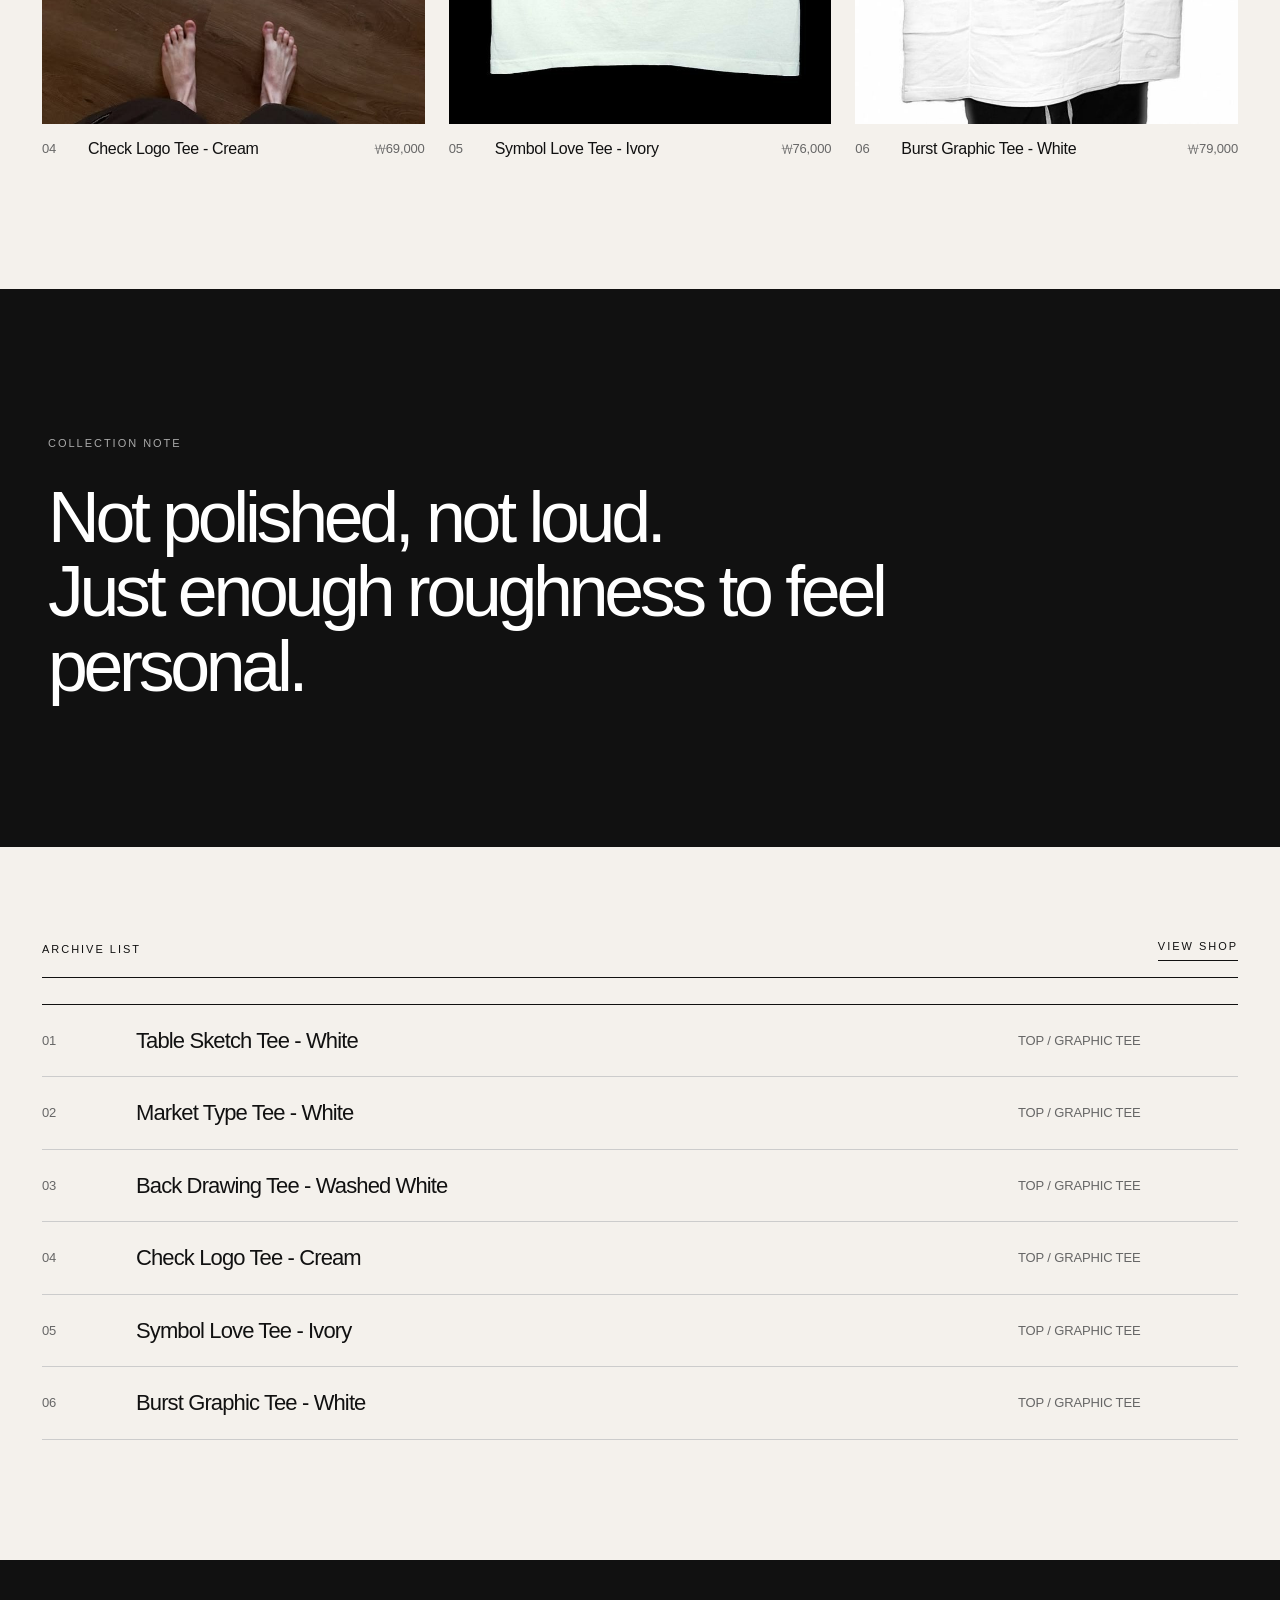
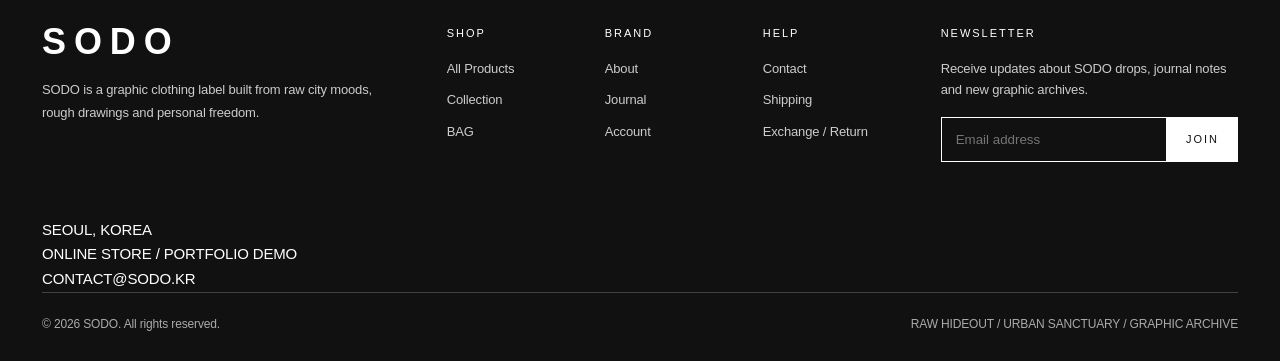
<file: collection.html>
<!DOCTYPE html>
<html lang="ko">
<head>
  <meta charset="UTF-8" />
  <meta name="viewport" content="width=device-width, initial-scale=1.0" />
  <title>Collection - SODO</title>
  <link rel="stylesheet" href="css/style.css" />
</head>
<body>

  <header class="site-header sodo-top-header">
    <button class="menu-toggle" type="button">MENU</button>

    <a href="index.html" class="logo header-center-logo">SODO</a>

    <div class="header-actions">
      <a href="cart.html" class="cart-action">BAG</a>
    </div>

    <nav class="nav sodo-drawer-menu compact-drawer">
      <div class="drawer-main-links">
        <a href="shop.html">SHOP</a>
        <a href="about.html">ABOUT</a>
        <a href="collection.html">COLLECTION</a>
        <a href="journal.html">STOCKIST</a>
        <a href="journal.html">COMMUNITY</a>
      </div>

      <div class="drawer-sub-links">
        <a href="login.html">LOGIN</a>
        <a href="login.html">JOIN US</a>
        <a href="cart.html#bag">BAG</a>
        <a href="login.html">ACCOUNT</a>
      </div>
    </nav>
  </header>

  <main class="page collection-page">

    <section class="collection-hero">
      <p class="collection-label">COLLECTION / DROP 01</p>
      <h1>GRAPHIC TEE ARCHIVE</h1>
      <p>
        SODO’s first drop collects rough drawings, street typography,
        and quiet summer moods into everyday graphic tees.
      </p>
    </section>

    <section class="collection-main-visual">
      <img src="images/hero.jpg" alt="SODO Drop 01 visual" />
    </section>

    <section class="collection-intro">
      <div>
        <p class="small-label-dark">DROP 01</p>
      </div>

      <div>
        <h2>
          Raw graphics for people who stay slightly outside the center.
        </h2>
        <p>
          DROP 01은 도시의 중심에서 조금 벗어난 공간을 상상하며 시작되었습니다.
          낡은 벽, 오래된 창고, 콘크리트 골목, 손으로 그린 듯한 그래픽에서 출발한
          이번 컬렉션은 완벽하게 정돈된 옷보다 개인적인 태도와 거친 분위기를 담습니다.
        </p>
      </div>
    </section>

    <section class="collection-keyword-row">
      <span>RAW HIDEOUT</span>
      <span>URBAN SANCTUARY</span>
      <span>GRAPHIC TEE</span>
      <span>SUMMER DROP</span>
    </section>

    <section class="collection-look-section">
      <div class="collection-section-title">
        <p>SELECTED PIECES</p>
        <a href="shop.html">SHOP ALL</a>
      </div>

      <div class="collection-look-grid">
        <a href="product.html?id=table-sketch-tee" class="collection-look-card">
          <div class="collection-look-image">
            <img src="images/products/table-sketch-tee.jpg" alt="Table Sketch Tee - White" />
          </div>
          <div class="collection-look-info">
            <span>01</span>
            <h2>Table Sketch Tee - White</h2>
            <p>₩72,000</p>
          </div>
        </a>

        <a href="product.html?id=market-type-tee" class="collection-look-card">
          <div class="collection-look-image">
            <img src="images/products/market-type-tee.jpg" alt="Market Type Tee - White" />
          </div>
          <div class="collection-look-info">
            <span>02</span>
            <h2>Market Type Tee - White</h2>
            <p>₩78,000</p>
          </div>
        </a>

        <a href="product.html?id=back-drawing-tee" class="collection-look-card">
          <div class="collection-look-image">
            <img src="images/products/back-drawing-tee.jpg" alt="Back Drawing Tee - Washed White" />
          </div>
          <div class="collection-look-info">
            <span>03</span>
            <h2>Back Drawing Tee - Washed White</h2>
            <p>₩82,000</p>
          </div>
        </a>

        <a href="product.html?id=check-logo-tee" class="collection-look-card">
          <div class="collection-look-image">
            <img src="images/products/check-logo-tee.jpg" alt="Check Logo Tee - Cream" />
          </div>
          <div class="collection-look-info">
            <span>04</span>
            <h2>Check Logo Tee - Cream</h2>
            <p>₩69,000</p>
          </div>
        </a>

        <a href="product.html?id=symbol-love-tee" class="collection-look-card">
          <div class="collection-look-image">
            <img src="images/products/symbol-love-tee.jpg" alt="Symbol Love Tee - Ivory" />
          </div>
          <div class="collection-look-info">
            <span>05</span>
            <h2>Symbol Love Tee - Ivory</h2>
            <p>₩76,000</p>
          </div>
        </a>

        <a href="product.html?id=burst-graphic-tee" class="collection-look-card">
          <div class="collection-look-image">
            <img src="images/products/burst-graphic-tee.jpg" alt="Burst Graphic Tee - White" />
          </div>
          <div class="collection-look-info">
            <span>06</span>
            <h2>Burst Graphic Tee - White</h2>
            <p>₩79,000</p>
          </div>
        </a>
      </div>
    </section>

    <section class="collection-statement">
      <p>COLLECTION NOTE</p>
      <h2>
        Not polished, not loud.<br />
        Just enough roughness to feel personal.
      </h2>
    </section>

    <section class="collection-archive-list">
      <div class="collection-section-title">
        <p>ARCHIVE LIST</p>
        <a href="shop.html">VIEW SHOP</a>
      </div>

      <div class="collection-product-list">
        <a href="product.html?id=table-sketch-tee" class="collection-product-row">
          <span>01</span>
          <h3>Table Sketch Tee - White</h3>
          <p>TOP / GRAPHIC TEE</p>
        </a>

        <a href="product.html?id=market-type-tee" class="collection-product-row">
          <span>02</span>
          <h3>Market Type Tee - White</h3>
          <p>TOP / GRAPHIC TEE</p>
        </a>

        <a href="product.html?id=back-drawing-tee" class="collection-product-row">
          <span>03</span>
          <h3>Back Drawing Tee - Washed White</h3>
          <p>TOP / GRAPHIC TEE</p>
        </a>

        <a href="product.html?id=check-logo-tee" class="collection-product-row">
          <span>04</span>
          <h3>Check Logo Tee - Cream</h3>
          <p>TOP / GRAPHIC TEE</p>
        </a>

        <a href="product.html?id=symbol-love-tee" class="collection-product-row">
          <span>05</span>
          <h3>Symbol Love Tee - Ivory</h3>
          <p>TOP / GRAPHIC TEE</p>
        </a>

        <a href="product.html?id=burst-graphic-tee" class="collection-product-row">
          <span>06</span>
          <h3>Burst Graphic Tee - White</h3>
          <p>TOP / GRAPHIC TEE</p>
        </a>
      </div>
    </section>

  </main>

  <footer class="footer">
    <div class="footer-inner">
      <div class="footer-brand">
        <h2>SODO</h2>
        <p>
          SODO is a graphic clothing label built from raw city moods,
          rough drawings and personal freedom.
        </p>
      </div>

      <div class="footer-links">
        <div>
          <h3>SHOP</h3>
          <a href="shop.html">All Products</a>
          <a href="collection.html">Collection</a>
          <a href="cart.html">Cart</a>
        </div>

        <div>
          <h3>BRAND</h3>
          <a href="about.html">About</a>
          <a href="journal.html">Journal</a>
          <a href="login.html">Account</a>
        </div>

        <div>
          <h3>HELP</h3>
          <a href="mailto:contact@sodo.kr">Contact</a>
          <a href="#">Shipping</a>
          <a href="#">Exchange / Return</a>
        </div>
      </div>

      <div class="footer-newsletter">
        <h3>NEWSLETTER</h3>
        <p>
          Receive updates about SODO drops, journal notes and new graphic archives.
        </p>

        <div class="newsletter-form">
          <input type="email" id="newsletterEmail" placeholder="Email address" />
          <button type="button" id="newsletterButton">JOIN</button>
        </div>
      </div>
    </div>

    <div class="footer-info">
      <p>SEOUL, KOREA</p>
      <p>ONLINE STORE / PORTFOLIO DEMO</p>
      <p>CONTACT@SODO.KR</p>
    </div>

    <div class="footer-bottom">
      <p>© <span id="year"></span> SODO. All rights reserved.</p>
      <p>RAW HIDEOUT / URBAN SANCTUARY / GRAPHIC ARCHIVE</p>
    </div>
  </footer>

  <script src="js/script.js"></script>
</body>
</html>
</file>
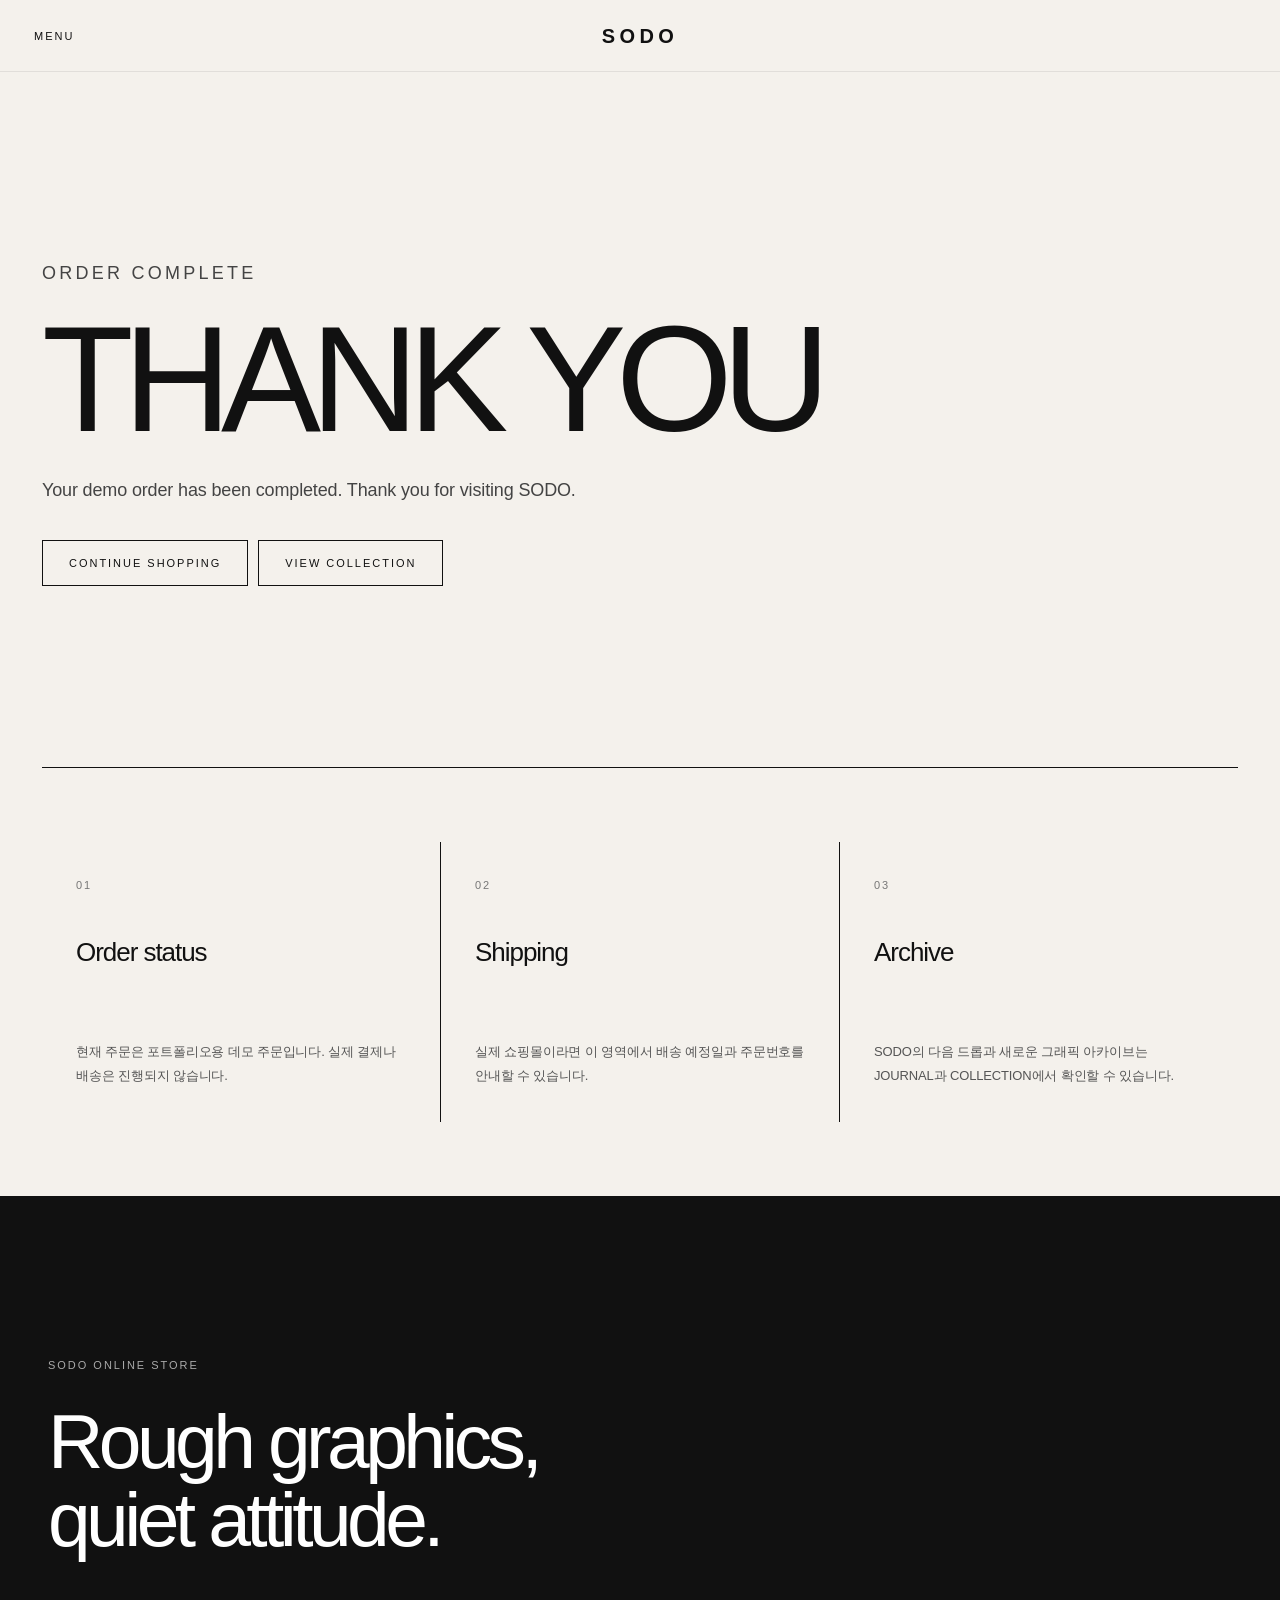
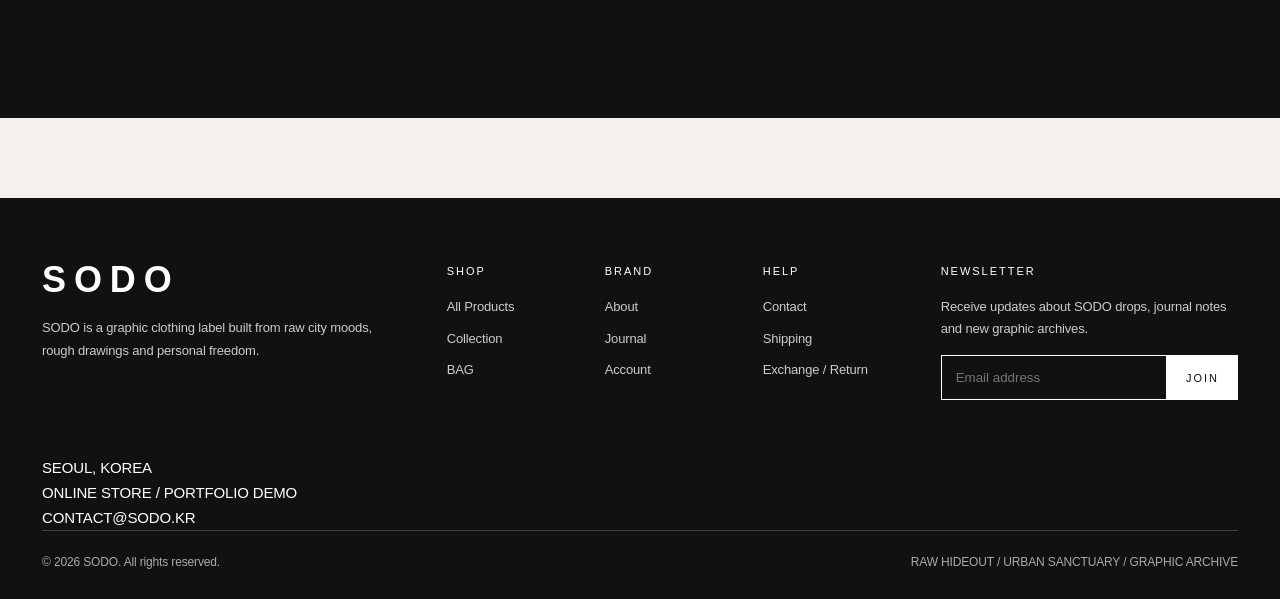
<file: order-complete.html>
<!DOCTYPE html>
<html lang="ko">
<head>
  <meta charset="UTF-8" />
  <meta name="viewport" content="width=device-width, initial-scale=1.0" />
  <title>Order Complete - SODO</title>
  <link rel="stylesheet" href="css/style.css" />
</head>
<body>

  <header class="site-header sodo-top-header">
    <button class="menu-toggle" type="button">MENU</button>

    <a href="index.html" class="logo header-center-logo">SODO</a>

    <div class="header-actions">
      <a href="cart.html" class="cart-action">BAG</a>
    </div>

    <nav class="nav sodo-drawer-menu compact-drawer">
      <div class="drawer-main-links">
        <a href="shop.html">SHOP</a>
        <a href="about.html">ABOUT</a>
        <a href="collection.html">COLLECTION</a>
        <a href="journal.html">STOCKIST</a>
        <a href="journal.html">COMMUNITY</a>
      </div>

      <div class="drawer-sub-links">
        <a href="login.html">LOGIN</a>
        <a href="login.html">JOIN US</a>
        <a href="cart.html">BAG</a>
        <a href="login.html">ACCOUNT</a>
      </div>
    </nav>
  </header>

  <main class="page order-complete-page">

    <section class="order-complete-hero">
      <p class="order-complete-label">ORDER COMPLETE</p>
      <h1>THANK YOU</h1>
      <p>
        Your demo order has been completed.
        Thank you for visiting SODO.
      </p>

      <div class="order-complete-actions">
        <a href="shop.html">CONTINUE SHOPPING</a>
        <a href="collection.html">VIEW COLLECTION</a>
      </div>
    </section>

    <section class="order-complete-info">

      <div class="order-complete-card">
        <span>01</span>
        <h2>Order status</h2>
        <p>
          현재 주문은 포트폴리오용 데모 주문입니다.
          실제 결제나 배송은 진행되지 않습니다.
        </p>
      </div>

      <div class="order-complete-card">
        <span>02</span>
        <h2>Shipping</h2>
        <p>
          실제 쇼핑몰이라면 이 영역에서 배송 예정일과 주문번호를 안내할 수 있습니다.
        </p>
      </div>

      <div class="order-complete-card">
        <span>03</span>
        <h2>Archive</h2>
        <p>
          SODO의 다음 드롭과 새로운 그래픽 아카이브는 JOURNAL과 COLLECTION에서 확인할 수 있습니다.
        </p>
      </div>

    </section>

    <section class="order-complete-statement">
      <p>SODO ONLINE STORE</p>
      <h2>
        Rough graphics,<br />
        quiet attitude.
      </h2>
    </section>

  </main>

  <footer class="footer">
    <div class="footer-inner">
      <div class="footer-brand">
        <h2>SODO</h2>
        <p>
          SODO is a graphic clothing label built from raw city moods,
          rough drawings and personal freedom.
        </p>
      </div>

      <div class="footer-links">
        <div>
          <h3>SHOP</h3>
          <a href="shop.html">All Products</a>
          <a href="collection.html">Collection</a>
          <a href="cart.html">Cart</a>
        </div>

        <div>
          <h3>BRAND</h3>
          <a href="about.html">About</a>
          <a href="journal.html">Journal</a>
          <a href="login.html">Account</a>
        </div>

        <div>
          <h3>HELP</h3>
          <a href="mailto:contact@sodo.kr">Contact</a>
          <a href="#">Shipping</a>
          <a href="#">Exchange / Return</a>
        </div>
      </div>

      <div class="footer-newsletter">
        <h3>NEWSLETTER</h3>
        <p>
          Receive updates about SODO drops, journal notes and new graphic archives.
        </p>

        <div class="newsletter-form">
          <input type="email" id="newsletterEmail" placeholder="Email address" />
          <button type="button" id="newsletterButton">JOIN</button>
        </div>
      </div>
    </div>

    <div class="footer-info">
      <p>SEOUL, KOREA</p>
      <p>ONLINE STORE / PORTFOLIO DEMO</p>
      <p>CONTACT@SODO.KR</p>
    </div>

    <div class="footer-bottom">
      <p>© <span id="year"></span> SODO. All rights reserved.</p>
      <p>RAW HIDEOUT / URBAN SANCTUARY / GRAPHIC ARCHIVE</p>
    </div>
  </footer>

  <script src="js/script.js"></script>
</body>
</html>
</file>
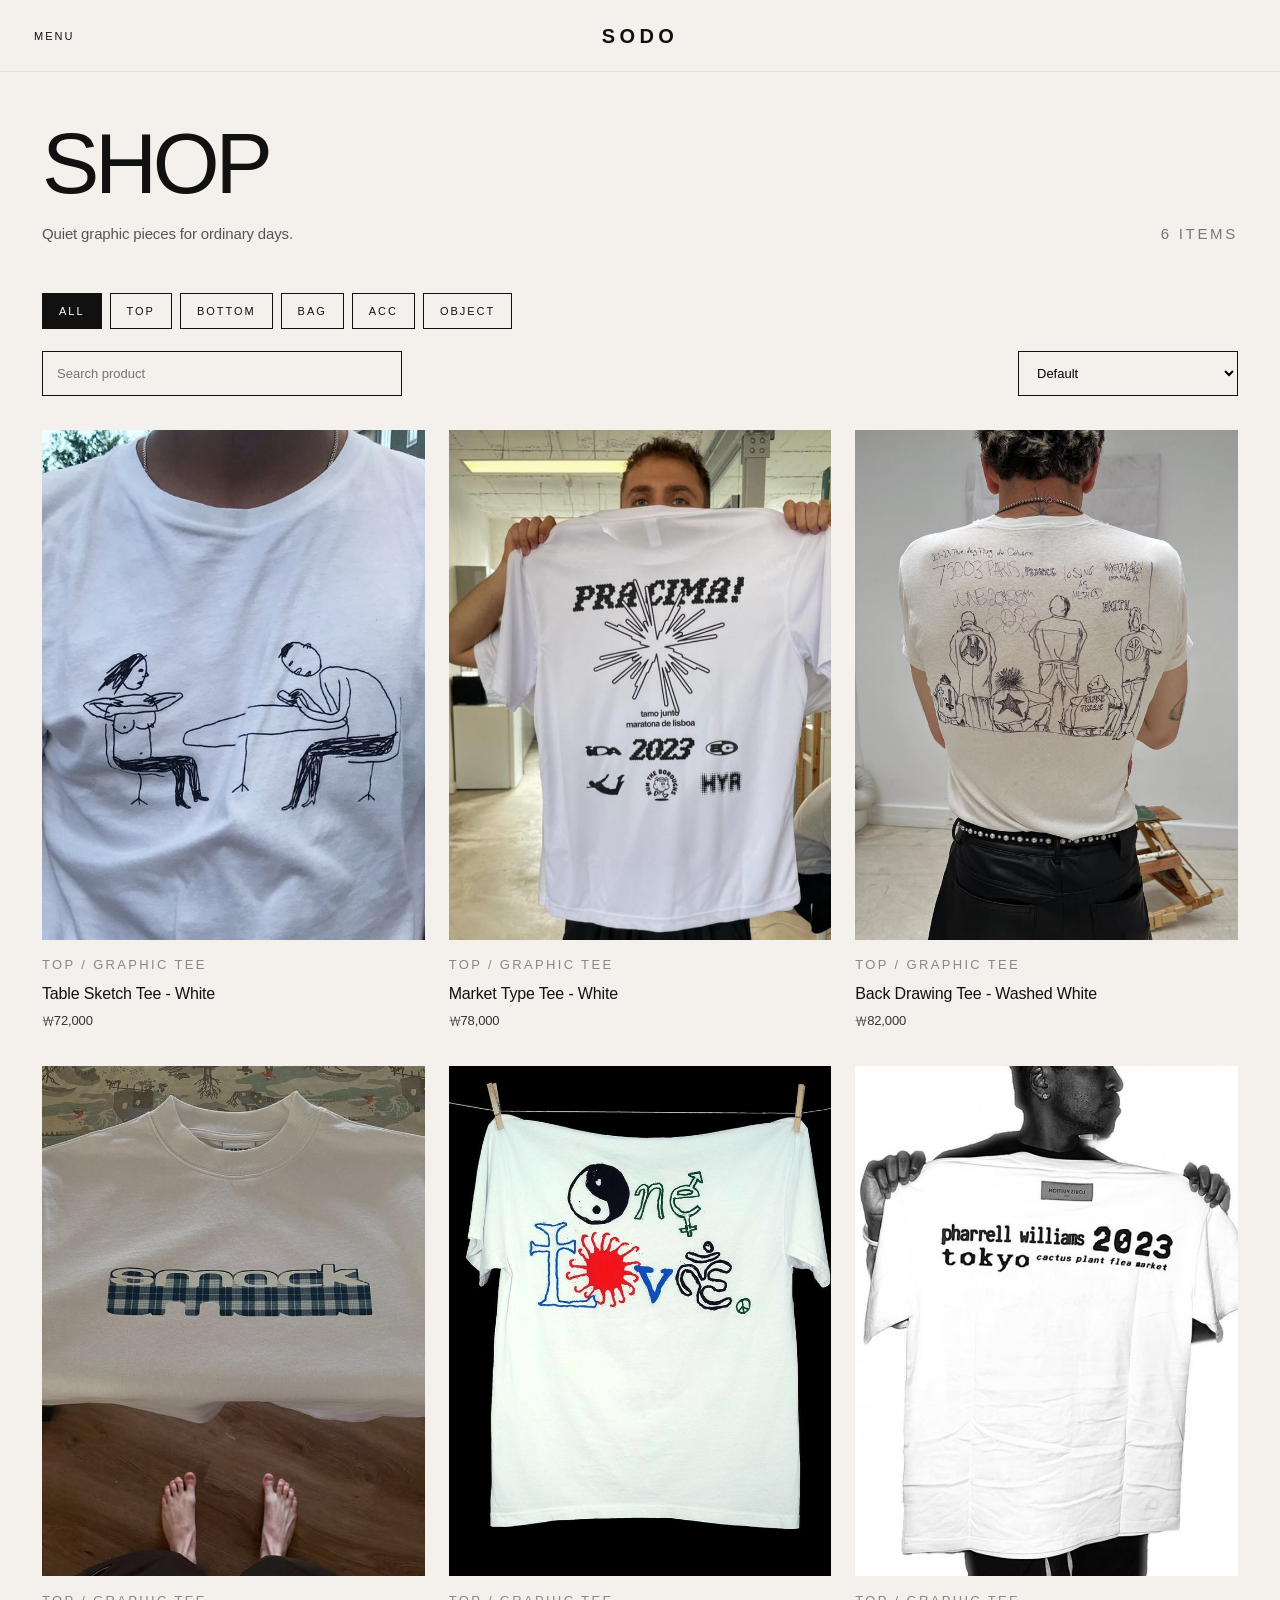
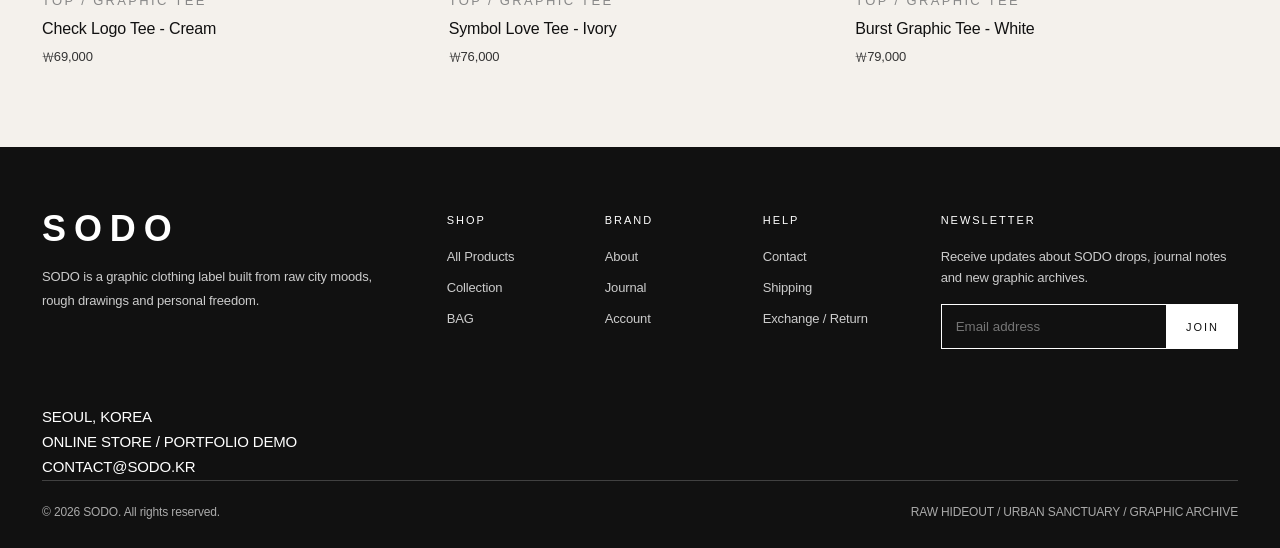
<file: shop.html>
<!DOCTYPE html>
<html lang="ko">
<head>
  <meta charset="UTF-8" />
  <meta name="viewport" content="width=device-width, initial-scale=1.0" />
  <title>Shop - SODO</title>
  <link rel="stylesheet" href="css/style.css" />
</head>
<body>

  <header class="site-header sodo-top-header">
    <button class="menu-toggle" type="button">MENU</button>

    <a href="index.html" class="logo header-center-logo">SODO</a>

    <div class="header-actions">
      <a href="cart.html" class="cart-action">BAG</a>
    </div>

    <nav class="nav sodo-drawer-menu compact-drawer">
      <div class="drawer-main-links">
        <a href="shop.html">SHOP</a>
        <a href="about.html">ABOUT</a>
        <a href="collection.html">COLLECTION</a>
        <a href="journal.html">STOCKIST</a>
        <a href="journal.html">COMMUNITY</a>
      </div>

      <div class="drawer-sub-links">
        <a href="login.html">LOGIN</a>
        <a href="login.html">JOIN US</a>
        <a href="cart.html#bag">BAG</a>
        <a href="login.html">ACCOUNT</a>
      </div>
    </nav>
  </header>

  <main class="page">
    <section class="page-title shop-title-area">
      <div>
        <h1>SHOP</h1>
        <p>Quiet graphic pieces for ordinary days.</p>
      </div>

      <p id="productCount" class="product-count">0 ITEMS</p>
    </section>

    <section class="shop-category-tabs">
      <button type="button" class="active" data-category="ALL">ALL</button>
      <button type="button" data-category="TOP">TOP</button>
      <button type="button" data-category="BOTTOM">BOTTOM</button>
      <button type="button" data-category="BAG">BAG</button>
      <button type="button" data-category="ACC">ACC</button>
      <button type="button" data-category="OBJECT">OBJECT</button>
    </section>

    <section class="shop-tools">
      <input id="productSearch" type="text" placeholder="Search product" />

      <select id="productSort">
        <option value="default">Default</option>
        <option value="low">Price: Low to High</option>
        <option value="high">Price: High to Low</option>
        <option value="name">Name</option>
      </select>
    </section>

    <section id="shopProductGrid" class="product-grid"></section>
  </main>

  <footer class="footer">
    <div class="footer-inner">
      <div class="footer-brand">
        <h2>SODO</h2>
        <p>
          SODO is a graphic clothing label built from raw city moods,
          rough drawings and personal freedom.
        </p>
      </div>

      <div class="footer-links">
        <div>
          <h3>SHOP</h3>
          <a href="shop.html">All Products</a>
          <a href="collection.html">Collection</a>
          <a href="cart.html">Cart</a>
        </div>

        <div>
          <h3>BRAND</h3>
          <a href="about.html">About</a>
          <a href="journal.html">Journal</a>
          <a href="login.html">Account</a>
        </div>

        <div>
          <h3>HELP</h3>
          <a href="mailto:contact@sodo.kr">Contact</a>
          <a href="#">Shipping</a>
          <a href="#">Exchange / Return</a>
        </div>
      </div>

      <div class="footer-newsletter">
        <h3>NEWSLETTER</h3>
        <p>
          Receive updates about SODO drops, journal notes and new graphic archives.
        </p>

        <div class="newsletter-form">
          <input type="email" id="newsletterEmail" placeholder="Email address" />
          <button type="button" id="newsletterButton">JOIN</button>
        </div>
      </div>
    </div>

    <div class="footer-info">
      <p>SEOUL, KOREA</p>
      <p>ONLINE STORE / PORTFOLIO DEMO</p>
      <p>CONTACT@SODO.KR</p>
    </div>

    <div class="footer-bottom">
      <p>© <span id="year"></span> SODO. All rights reserved.</p>
      <p>RAW HIDEOUT / URBAN SANCTUARY / GRAPHIC ARCHIVE</p>
    </div>
  </footer>

  <script src="js/products.js"></script>
  <script src="js/shop.js"></script>
  <script src="js/script.js"></script>
</body>
</html>
</file>
<file: css/style.css>
/* =========================================================
   SODO STYLE CSS
   Typography cleaned / consistent brand layout
========================================================= */

/* RESET */

* {
  margin: 0;
  padding: 0;
  box-sizing: border-box;
}

html {
  scroll-behavior: smooth;
}

body {
  font-family:
    "Helvetica Neue",
    Arial,
    "Pretendard",
    "Apple SD Gothic Neo",
    "Noto Sans KR",
    sans-serif;
  background: #f4f1ec;
  color: #111;
  font-size: 15px;
  line-height: 1.65;
  font-weight: 400;
  letter-spacing: -0.01em;
}

a {
  color: inherit;
  text-decoration: none;
}

button,
input,
select,
textarea {
  font-family: inherit;
}

button {
  color: inherit;
}

img {
  max-width: 100%;
  display: block;
}

/* =========================================================
   TYPE SYSTEM
========================================================= */

:root {
  --bg: #f4f1ec;
  --black: #111;
  --gray: #555;
  --light-gray: #888;
  --line: rgba(17, 17, 17, 0.18);

  --font-xs: 11px;
  --font-sm: 13px;
  --font-body: 15px;
  --font-md: 18px;
  --font-lg: 28px;
  --font-xl: 46px;
  --font-display: clamp(64px, 12vw, 148px);

  --letter-label: 0.18em;
  --letter-logo: 0.22em;

  --space-page-x: 42px;
}

/* 공통 작은 라벨 */

.small-label,
.about-label,
.small-label-dark,
.product-meta,
.product-count,
.photo-hero-content p,
.photo-selected-title p,
.photo-selected-title a,
.photo-bottom-section p,
.footer-links h3,
.footer-newsletter h3 {
  font-size: var(--font-xs);
  letter-spacing: var(--letter-label);
  font-weight: 500;
  text-transform: uppercase;
}

/* =========================================================
   HEADER
========================================================= */

.site-header {
  position: fixed;
  top: 0;
  left: 0;
  width: 100%;
  z-index: 60;
}

.sodo-top-header {
  height: 72px;
  padding: 0 34px;
  display: grid;
  grid-template-columns: 1fr auto 1fr;
  align-items: center;
  background: rgba(244, 241, 236, 0.94);
  backdrop-filter: blur(10px);
  border-bottom: 1px solid rgba(0, 0, 0, 0.08);
}

.sodo-top-header.transparent {
  background: transparent;
  border-bottom: none;
  color: #fff;
}

.sodo-top-header .menu-toggle {
  display: block;
  justify-self: start;
  border: none;
  background: transparent;
  color: inherit;
  font-size: var(--font-xs);
  letter-spacing: var(--letter-label);
  cursor: pointer;
  z-index: 80;
}

.header-center-logo {
  justify-self: center;
  font-size: 20px;
  font-weight: 700;
  letter-spacing: var(--letter-logo);
  z-index: 80;
  line-height: 1;
}

.header-actions {
  justify-self: end;
  display: flex;
  align-items: center;
  gap: 22px;
  font-size: var(--font-xs);
  letter-spacing: var(--letter-label);
  z-index: 80;
}

.header-actions a {
  opacity: 0.9;
}

.header-actions a:hover {
  opacity: 1;
}

/* SIDE MENU */

.sodo-top-header .nav {
  position: fixed;
  top: 0;
  left: -420px;
  width: 360px;
  max-width: 82vw;
  height: 100vh;
  background: #111;
  color: #fff;
  padding: 110px 34px 34px;
  display: flex;
  flex-direction: column;
  align-items: flex-start;
  gap: 24px;
  font-size: 13px;
  letter-spacing: 0.14em;
  transition: left 0.3s ease;
  z-index: 70;
}

.sodo-top-header .nav.open {
  left: 0;
}

body.menu-open {
  overflow: hidden;
}

/* =========================================================
   HOME
========================================================= */

.home-body {
  background: #111;
  color: #fff;
  min-height: 100vh;
}

.home-body::before {
  content: "";
  position: fixed;
  inset: 0;
  background-image: url("../images/hero.jpg");
  background-size: contain;
  background-position: center center;
  background-repeat: no-repeat;
  background-color: #111;
  z-index: -2;
}

.home-body::after {
  content: "";
  position: fixed;
  inset: 0;
  background: rgba(0, 0, 0, 0.34);
  z-index: -1;
}

.photo-home {
  min-height: 100vh;
  background: transparent;
  color: #fff;
}

.photo-hero {
  min-height: 100vh;
  padding: 120px 42px 48px;
  display: flex;
  flex-direction: column;
  justify-content: center;
  position: relative;
  overflow: hidden;
}

.hero-main-image,
.hero-dark-overlay {
  display: none;
}

.photo-hero-content {
  position: relative;
  z-index: 3;
  text-align: center;
}

.photo-hero-content p {
  margin-bottom: 22px;
  color: rgba(255, 255, 255, 0.9);
}

.photo-hero-content h1 {
  font-size: clamp(70px, 13vw, 160px);
  letter-spacing: 0.16em;
  line-height: 0.9;
  font-weight: 700;
  margin-left: 0.16em;
}

.photo-hero-content span {
  display: block;
  margin-top: 24px;
  font-size: 12px;
  letter-spacing: 0.2em;
  font-weight: 500;
}

.photo-enter-button {
  position: absolute;
  left: 50%;
  bottom: 48px;
  transform: translateX(-50%);
  padding: 13px 30px;
  border: 1px solid #fff;
  font-size: var(--font-xs);
  letter-spacing: var(--letter-label);
  z-index: 3;
}

.photo-enter-button:hover {
  background: #fff;
  color: #111;
}

.photo-info-section {
  min-height: 70vh;
  padding: 120px 42px;
  display: flex;
  align-items: center;
}

.photo-info-box {
  max-width: 680px;
  padding: 38px;
  background: rgba(0, 0, 0, 0.42);
  backdrop-filter: blur(8px);
}

.photo-info-box h2 {
  font-size: clamp(30px, 4vw, 54px);
  line-height: 1.12;
  letter-spacing: -0.04em;
  font-weight: 400;
  margin-bottom: 26px;
}

.photo-info-box p:last-child {
  max-width: 520px;
  font-size: var(--font-body);
  line-height: 1.85;
  color: #ddd;
}

.photo-selected-section {
  min-height: 90vh;
  padding: 100px 42px;
  display: flex;
  flex-direction: column;
  justify-content: center;
}

.photo-selected-title {
  display: flex;
  justify-content: space-between;
  align-items: center;
  margin-bottom: 28px;
  border-bottom: 1px solid rgba(255, 255, 255, 0.72);
  padding-bottom: 16px;
}

.photo-selected-title a {
  border-bottom: 1px solid #fff;
  padding-bottom: 4px;
}

.photo-selected-list {
  background: rgba(0, 0, 0, 0.36);
  backdrop-filter: blur(8px);
}

.photo-selected-row {
  display: grid;
  grid-template-columns: 70px 1fr 130px;
  gap: 24px;
  align-items: center;
  padding: 26px 26px;
  border-bottom: 1px solid rgba(255, 255, 255, 0.36);
}

.photo-selected-row:last-child {
  border-bottom: none;
}

.photo-selected-row span {
  font-size: 12px;
  color: #ccc;
}

.photo-selected-row h2 {
  font-size: clamp(26px, 4vw, 52px);
  font-weight: 400;
  letter-spacing: -0.04em;
  line-height: 1.05;
}

.photo-selected-row p {
  text-align: right;
  font-size: var(--font-sm);
  color: #ddd;
}

.photo-selected-row:hover h2 {
  font-style: italic;
}

.photo-bottom-section {
  min-height: 70vh;
  padding: 120px 42px;
  display: flex;
  flex-direction: column;
  justify-content: center;
  align-items: center;
  gap: 22px;
  text-align: center;
}

.photo-bottom-section h2 {
  font-size: clamp(48px, 9vw, 120px);
  letter-spacing: 0.08em;
  font-weight: 700;
  line-height: 0.95;
}

.photo-bottom-section a {
  padding: 13px 28px;
  border: 1px solid #fff;
  font-size: var(--font-xs);
  letter-spacing: var(--letter-label);
}

.photo-bottom-section a:hover {
  background: #fff;
  color: #111;
}

/* =========================================================
   COMMON PAGE
========================================================= */

.page {
  padding: 120px var(--space-page-x) 80px;
  min-height: 100vh;
}

.page-title {
  margin-bottom: 46px;
}

.page-title h1 {
  font-size: clamp(42px, 7vw, 86px);
  letter-spacing: -0.05em;
  font-weight: 400;
  line-height: 1;
  margin-bottom: 14px;
}

.page-title p {
  max-width: 580px;
  font-size: var(--font-body);
  color: var(--gray);
  line-height: 1.8;
}

.shop-title-area {
  display: flex;
  justify-content: space-between;
  align-items: flex-end;
  gap: 24px;
}

.product-count {
  color: #777 !important;
}

/* =========================================================
   SHOP
========================================================= */

.shop-category-tabs {
  display: flex;
  flex-wrap: wrap;
  gap: 8px;
  margin-bottom: 22px;
}

.shop-category-tabs button {
  padding: 11px 16px;
  border: 1px solid #111;
  background: transparent;
  font-size: var(--font-xs);
  letter-spacing: var(--letter-label);
  cursor: pointer;
}

.shop-category-tabs button:hover,
.shop-category-tabs button.active {
  background: #111;
  color: #fff;
}

.shop-tools {
  display: flex;
  justify-content: space-between;
  gap: 16px;
  margin-bottom: 34px;
}

.shop-tools input,
.shop-tools select {
  border: 1px solid #111;
  background: transparent;
  padding: 13px 14px;
  font-size: var(--font-sm);
}

.shop-tools input {
  width: 100%;
  max-width: 360px;
}

.shop-tools select {
  width: 220px;
}

.product-grid {
  display: grid;
  grid-template-columns: repeat(3, 1fr);
  gap: 34px 24px;
}

.product-card {
  display: block;
}

.product-image {
  position: relative;
  aspect-ratio: 3 / 4;
  background: #e7e1d8;
  overflow: hidden;
  margin-bottom: 14px;
}

.product-image img {
  width: 100%;
  height: 100%;
  object-fit: cover;
}

.product-placeholder {
  display: none;
}

.product-info h2 {
  font-size: 16px;
  line-height: 1.35;
  font-weight: 400;
  margin-bottom: 6px;
}

.product-info p {
  font-size: var(--font-sm);
  color: #333;
}

.product-meta {
  color: #888 !important;
  margin-bottom: 7px !important;
}

/* COMING SOON */

.coming-soon-box {
  grid-column: 1 / -1;
  min-height: 320px;
  border-top: 1px solid #111;
  border-bottom: 1px solid #111;
  display: flex;
  flex-direction: column;
  justify-content: center;
  align-items: center;
  gap: 14px;
  text-align: center;
  padding: 56px 20px;
}

.coming-label {
  font-size: var(--font-xs);
  letter-spacing: var(--letter-label);
  color: #777;
}

.coming-soon-box h2 {
  font-size: clamp(38px, 7vw, 78px);
  letter-spacing: -0.04em;
  font-weight: 400;
  line-height: 1;
}

.coming-soon-box p {
  max-width: 420px;
  font-size: var(--font-sm);
  line-height: 1.8;
  color: #555;
}

/* =========================================================
   PRODUCT DETAIL
========================================================= */

.product-page {
  padding: 120px var(--space-page-x) 80px;
}

.product-detail {
  display: grid;
  grid-template-columns: 1.1fr 0.9fr;
  gap: 60px;
  align-items: start;
}

.product-detail-image {
  background: #e7e1d8;
  aspect-ratio: 3 / 4;
  overflow: hidden;
}

.product-detail-image img {
  width: 100%;
  height: 100%;
  object-fit: cover;
}

#productImageFallback {
  display: none;
  padding: 40px;
  font-size: 36px;
  letter-spacing: 0.14em;
}

.product-detail-info {
  position: sticky;
  top: 110px;
}

.product-detail-info .category,
#productCategory {
  font-size: var(--font-xs);
  letter-spacing: var(--letter-label);
  color: #777;
  margin-bottom: 16px;
  text-transform: uppercase;
}

.product-detail-info h1,
#productName {
  font-size: clamp(34px, 4.5vw, 64px);
  line-height: 1.05;
  letter-spacing: -0.05em;
  font-weight: 400;
  margin-bottom: 18px;
}

#productPrice {
  font-size: var(--font-md);
  margin-bottom: 30px;
}

#productDescription {
  font-size: var(--font-body);
  line-height: 1.85;
  color: #444;
  margin-bottom: 32px;
}

.product-option {
  margin-bottom: 26px;
}

.product-option h3 {
  font-size: var(--font-xs);
  letter-spacing: var(--letter-label);
  font-weight: 500;
  margin-bottom: 12px;
  text-transform: uppercase;
}

.size-list {
  display: flex;
  gap: 8px;
  flex-wrap: wrap;
}

.size-list button {
  width: 54px;
  height: 42px;
  border: 1px solid #111;
  background: transparent;
  cursor: pointer;
  font-size: var(--font-sm);
}

.size-list button.active,
.size-list button:hover {
  background: #111;
  color: #fff;
}

.product-quantity {
  display: flex;
  align-items: center;
  gap: 14px;
  margin-bottom: 28px;
}

.product-quantity button {
  width: 38px;
  height: 38px;
  border: 1px solid #111;
  background: transparent;
  cursor: pointer;
}

.product-quantity span {
  min-width: 24px;
  text-align: center;
}

.cart-button,
.checkout-button,
.place-order-button {
  width: 100%;
  padding: 17px;
  border: 1px solid #111;
  background: #111;
  color: #fff;
  font-size: var(--font-xs);
  letter-spacing: var(--letter-label);
  cursor: pointer;
}

.cart-button:hover,
.checkout-button:hover,
.place-order-button:hover {
  background: transparent;
  color: #111;
}

.product-meta-list {
  margin-top: 32px;
  border-top: 1px solid #ccc;
  padding-top: 20px;
}

.product-meta-list p {
  font-size: var(--font-sm);
  color: #555;
  line-height: 1.9;
}

/* RELATED */

.related-section {
  padding: 80px var(--space-page-x);
}

.related-section h2 {
  font-size: var(--font-lg);
  font-weight: 400;
  margin-bottom: 26px;
  letter-spacing: -0.03em;
}

.related-grid {
  display: grid;
  grid-template-columns: repeat(3, 1fr);
  gap: 24px;
}

.related-image {
  aspect-ratio: 3 / 4;
  background: #e7e1d8;
  margin-bottom: 12px;
  overflow: hidden;
}

.related-image img {
  width: 100%;
  height: 100%;
  object-fit: cover;
}

.related-image span {
  display: none;
}

.related-info h3 {
  font-size: 15px;
  font-weight: 400;
  margin-bottom: 6px;
}

.related-info p {
  font-size: var(--font-sm);
  color: #555;
}

/* =========================================================
   ABOUT PAGE
========================================================= */

.about-page {
  background: #f4f1ec;
  color: #111;
}

.about-hero {
  min-height: 58vh;
  display: flex;
  flex-direction: column;
  justify-content: center;
  border-bottom: 1px solid #111;
  padding-bottom: 40px;
}

.about-label {
  margin-bottom: 22px;
  color: #666;
}

.about-hero h1 {
  font-size: clamp(62px, 12vw, 150px);
  line-height: 0.9;
  letter-spacing: 0.14em;
  font-weight: 700;
  margin-bottom: 30px;
}

.about-hero p:last-child {
  max-width: 560px;
  font-size: clamp(20px, 2.5vw, 32px);
  line-height: 1.32;
  letter-spacing: -0.04em;
  color: #222;
}

.about-intro {
  display: grid;
  grid-template-columns: 0.7fr 1.3fr;
  gap: 60px;
  padding: 82px 0;
  border-bottom: 1px solid #ccc;
}

.small-label-dark {
  color: #777;
}

.about-intro h2 {
  max-width: 840px;
  font-size: clamp(26px, 3.6vw, 46px);
  line-height: 1.22;
  letter-spacing: -0.05em;
  font-weight: 400;
  margin-bottom: 28px;
}

.about-intro p {
  max-width: 680px;
  font-size: var(--font-body);
  line-height: 1.9;
  color: #444;
}

.about-concept-grid {
  display: grid;
  grid-template-columns: repeat(2, 1fr);
  gap: 1px;
  background: #111;
  margin: 70px 0;
}

.about-concept-card {
  background: #f4f1ec;
  padding: 40px;
  min-height: 360px;
  display: flex;
  flex-direction: column;
}

.about-concept-card span {
  font-size: var(--font-xs);
  letter-spacing: var(--letter-label);
  color: #777;
  margin-bottom: 42px;
}

.about-concept-card h3 {
  font-size: clamp(28px, 3.4vw, 48px);
  line-height: 1.05;
  letter-spacing: -0.05em;
  font-weight: 400;
  margin-bottom: 24px;
}

.about-concept-card p {
  margin-top: auto;
  font-size: var(--font-body);
  line-height: 1.9;
  color: #444;
}

.about-statement {
  min-height: 62vh;
  background: #111;
  color: #fff;
  padding: 78px 48px;
  display: flex;
  flex-direction: column;
  justify-content: center;
  margin: 70px calc(var(--space-page-x) * -1);
}

.about-statement p {
  font-size: var(--font-xs);
  letter-spacing: var(--letter-label);
  color: #aaa;
  margin-bottom: 28px;
}

.about-statement h2 {
  max-width: 980px;
  font-size: clamp(34px, 5.6vw, 82px);
  line-height: 1.04;
  letter-spacing: -0.06em;
  font-weight: 400;
}

.about-text-block {
  display: grid;
  grid-template-columns: 0.7fr 1.3fr;
  gap: 60px;
  padding: 78px 0;
  border-bottom: 1px solid #ccc;
}

.about-text-block h3 {
  font-size: 18px;
  font-weight: 400;
  letter-spacing: -0.02em;
}

.about-text-block p {
  max-width: 700px;
  font-size: var(--font-body);
  line-height: 1.9;
  color: #444;
  margin-bottom: 20px;
}

.about-keywords {
  display: flex;
  flex-wrap: wrap;
  gap: 10px;
  padding: 62px 0 20px;
}

.about-keywords span {
  padding: 11px 16px;
  border: 1px solid #111;
  font-size: var(--font-xs);
  letter-spacing: var(--letter-label);
}

/* =========================================================
   CART / CHECKOUT
========================================================= */

.cart-layout {
  display: grid;
  grid-template-columns: 1fr 360px;
  gap: 48px;
  align-items: start;
}

.cart-item {
  display: grid;
  grid-template-columns: 150px 1fr;
  gap: 22px;
  padding: 24px 0;
  border-bottom: 1px solid #ccc;
}

.cart-item-image {
  aspect-ratio: 3 / 4;
  background: #e7e1d8;
  overflow: hidden;
  position: relative;
}

.cart-item-image img {
  width: 100%;
  height: 100%;
  object-fit: cover;
}

.cart-item-image span {
  display: none;
}

.cart-item-info h2 {
  font-size: 20px;
  font-weight: 400;
  margin-bottom: 10px;
  letter-spacing: -0.03em;
}

.cart-item-info p {
  font-size: var(--font-sm);
  color: #555;
  margin-bottom: 8px;
}

.quantity-control {
  display: flex;
  align-items: center;
  gap: 12px;
  margin: 14px 0;
}

.quantity-control button {
  width: 32px;
  height: 32px;
  border: 1px solid #111;
  background: transparent;
  cursor: pointer;
}

.remove-button {
  border: none;
  background: transparent;
  border-bottom: 1px solid #111;
  font-size: var(--font-xs);
  letter-spacing: 0.1em;
  cursor: pointer;
}

.cart-summary {
  position: sticky;
  top: 110px;
  border: 1px solid #111;
  padding: 24px;
}

.cart-summary h2 {
  font-size: 20px;
  font-weight: 400;
  margin-bottom: 24px;
}

.summary-row {
  display: flex;
  justify-content: space-between;
  margin-bottom: 14px;
  font-size: var(--font-sm);
}

.summary-row.total {
  border-top: 1px solid #ccc;
  padding-top: 16px;
  margin-top: 16px;
  font-size: var(--font-md);
}

.empty-cart {
  padding: 80px 0;
  text-align: center;
}

.empty-cart p {
  margin-bottom: 24px;
}

.empty-cart a {
  display: inline-block;
  padding: 14px 28px;
  border: 1px solid #111;
}

.checkout-layout {
  display: grid;
  grid-template-columns: 1fr 420px;
  gap: 48px;
}

.checkout-form {
  display: grid;
  gap: 18px;
}

.checkout-form input,
.checkout-form textarea {
  width: 100%;
  padding: 15px;
  border: 1px solid #111;
  background: transparent;
  font-size: var(--font-sm);
}

.checkout-summary {
  border: 1px solid #111;
  padding: 24px;
}

.checkout-item {
  display: grid;
  grid-template-columns: 82px 1fr;
  gap: 16px;
  padding: 16px 0;
  border-bottom: 1px solid #ccc;
}

.checkout-item-image {
  aspect-ratio: 3 / 4;
  background: #e7e1d8;
  overflow: hidden;
}

.checkout-item-image img {
  width: 100%;
  height: 100%;
  object-fit: cover;
}

.checkout-item h3 {
  font-size: 15px;
  font-weight: 400;
  margin-bottom: 6px;
}

.checkout-item p {
  font-size: var(--font-sm);
  color: #555;
  margin-bottom: 4px;
}

.checkout-empty {
  text-align: center;
  padding: 40px 0;
}

.checkout-empty a {
  display: inline-block;
  margin-top: 18px;
  border-bottom: 1px solid #111;
}

/* =========================================================
   OTHER PAGES
========================================================= */

.complete-box {
  min-height: 70vh;
  display: flex;
  flex-direction: column;
  justify-content: center;
  align-items: center;
  gap: 22px;
  text-align: center;
}

.complete-box h1 {
  font-size: clamp(40px, 7vw, 82px);
  font-weight: 400;
  letter-spacing: -0.05em;
}

.complete-box p {
  color: #555;
  line-height: 1.8;
}

.complete-box a {
  padding: 14px 30px;
  border: 1px solid #111;
}

.login-box {
  max-width: 420px;
  margin: 0 auto;
  padding-top: 80px;
}

.login-box h1 {
  font-size: 44px;
  font-weight: 400;
  margin-bottom: 28px;
  letter-spacing: -0.04em;
}

.login-box input {
  width: 100%;
  padding: 15px;
  border: 1px solid #111;
  background: transparent;
  margin-bottom: 12px;
}

.login-box button {
  width: 100%;
  padding: 16px;
  border: 1px solid #111;
  background: #111;
  color: #fff;
}

.content-section {
  max-width: 860px;
  margin: 0 auto;
  padding: 76px 0;
}

.content-section h2 {
  font-size: clamp(28px, 4vw, 48px);
  font-weight: 400;
  letter-spacing: -0.05em;
  margin-bottom: 24px;
}

.content-section p {
  font-size: var(--font-body);
  line-height: 1.9;
  color: #444;
  margin-bottom: 18px;
}

/* =========================================================
   FOOTER
========================================================= */

.footer {
  background: #111;
  color: #fff;
  padding: 64px 42px 26px;
}

.footer-inner {
  display: grid;
  grid-template-columns: 1.2fr 1.5fr 1fr;
  gap: 48px;
  margin-bottom: 56px;
}

.footer-brand h2 {
  font-size: 36px;
  letter-spacing: var(--letter-logo);
  line-height: 1;
  margin-bottom: 18px;
}

.footer-brand p {
  max-width: 360px;
  font-size: var(--font-sm);
  line-height: 1.8;
  color: #ccc;
}

.footer-links {
  display: grid;
  grid-template-columns: repeat(3, 1fr);
  gap: 28px;
}

.footer-links h3,
.footer-newsletter h3 {
  margin-bottom: 16px;
}

.footer-links a {
  display: block;
  font-size: var(--font-sm);
  color: #ccc;
  margin-bottom: 10px;
}

.footer-newsletter p {
  font-size: var(--font-sm);
  color: #ccc;
  margin-bottom: 16px;
}

.newsletter-form {
  display: flex;
}

.newsletter-form input {
  width: 100%;
  padding: 14px;
  border: 1px solid #fff;
  background: transparent;
  color: #fff;
}

.newsletter-form button {
  padding: 0 18px;
  border: 1px solid #fff;
  background: #fff;
  color: #111;
  cursor: pointer;
  font-size: var(--font-xs);
  letter-spacing: var(--letter-label);
}

.footer-bottom {
  display: flex;
  justify-content: space-between;
  gap: 20px;
  border-top: 1px solid rgba(255, 255, 255, 0.2);
  padding-top: 22px;
  font-size: 12px;
  color: #aaa;
}

/* =========================================================
   CART UI
========================================================= */

.cart-success-bar {
  position: fixed;
  left: 50%;
  bottom: 24px;
  transform: translateX(-50%) translateY(140%);
  width: min(520px, calc(100% - 32px));
  background: #111;
  color: #fff;
  padding: 18px 20px;
  display: flex;
  justify-content: space-between;
  align-items: center;
  gap: 18px;
  z-index: 100;
  transition: transform 0.3s ease;
}

.cart-success-bar.show {
  transform: translateX(-50%) translateY(0);
}

.cart-success-bar strong {
  font-size: var(--font-xs);
  letter-spacing: var(--letter-label);
}

.cart-success-bar p {
  font-size: var(--font-sm);
  color: #ccc;
  margin-top: 5px;
}

.cart-success-bar a {
  flex-shrink: 0;
  border: 1px solid #fff;
  padding: 10px 14px;
  font-size: var(--font-xs);
  letter-spacing: 0.1em;
}

.floating-cart {
  position: fixed;
  right: 18px;
  bottom: 18px;
  background: #111;
  color: #fff;
  padding: 14px 18px;
  font-size: var(--font-xs);
  letter-spacing: var(--letter-label);
  z-index: 90;
  display: none;
}

/* =========================================================
   RESPONSIVE
========================================================= */

@media (max-width: 1024px) {
  .product-grid {
    grid-template-columns: repeat(2, 1fr);
  }

  .product-detail,
  .cart-layout,
  .checkout-layout {
    grid-template-columns: 1fr;
  }

  .product-detail-info,
  .cart-summary {
    position: static;
  }

  .footer-inner {
    grid-template-columns: 1fr;
  }
}

@media (max-width: 900px) {
  :root {
    --space-page-x: 20px;
  }

  .home-body::before {
    background-size: contain;
    background-position: center center;
  }

  .photo-hero {
    min-height: 100vh;
    padding: 100px 20px 42px;
  }

  .photo-hero-content h1 {
    font-size: 64px;
    letter-spacing: 0.12em;
  }

  .photo-info-section,
  .photo-selected-section,
  .photo-bottom-section {
    padding: 80px 20px;
  }

  .photo-info-box {
    padding: 28px;
  }

  .photo-selected-row {
    grid-template-columns: 44px 1fr;
    gap: 14px;
    padding: 22px 18px;
  }

  .photo-selected-row p {
    grid-column: 2;
    text-align: left;
  }

  .about-intro,
  .about-text-block {
    grid-template-columns: 1fr;
    gap: 28px;
  }

  .about-concept-grid {
    grid-template-columns: 1fr;
  }

  .about-statement {
    margin: 70px -20px;
    padding: 72px 20px;
  }
}

@media (max-width: 760px) {
  .sodo-top-header {
    height: 64px;
    padding: 0 18px;
  }

  .header-center-logo {
    font-size: 18px;
    letter-spacing: 0.18em;
  }

  .header-actions {
    gap: 14px;
    font-size: 10px;
  }

  .header-actions a:first-child {
    display: none;
  }

  .sodo-top-header .menu-toggle {
    font-size: 10px;
  }

  .sodo-top-header .nav {
    width: 82vw;
    left: -90vw;
  }

  .sodo-top-header .nav.open {
    left: 0;
  }

  .page,
  .product-page {
    padding: 96px 20px 60px;
  }

  .page-title h1 {
    font-size: 44px;
    letter-spacing: -0.05em;
  }

  .shop-title-area {
    align-items: flex-start;
    flex-direction: column;
  }

  .shop-category-tabs {
    overflow-x: auto;
    flex-wrap: nowrap;
    padding-bottom: 8px;
  }

  .shop-category-tabs button {
    flex-shrink: 0;
  }

  .shop-tools {
    flex-direction: column;
  }

  .shop-tools input,
  .shop-tools select {
    width: 100%;
    max-width: none;
  }

  .product-grid {
    grid-template-columns: 1fr;
    gap: 32px;
  }

  .product-detail-info h1,
  #productName {
    font-size: 36px;
  }

  .related-grid {
    grid-template-columns: 1fr;
  }

  .cart-item {
    grid-template-columns: 110px 1fr;
  }

  .footer {
    padding: 54px 20px 24px;
  }

  .footer-links {
    grid-template-columns: 1fr;
  }

  .footer-bottom {
    flex-direction: column;
  }

  .floating-cart {
    display: block;
  }
}

@media (max-width: 560px) {
  .home-body::before {
    background-size: contain;
    background-position: center center;
  }

  .photo-hero {
    min-height: 88vh;
  }

  .photo-hero-content h1 {
    font-size: 50px;
  }

  .photo-hero-content p,
  .photo-hero-content span {
    font-size: 10px;
  }

  .photo-enter-button {
    bottom: 34px;
  }

  .photo-info-box h2 {
    font-size: 28px;
  }

  .photo-selected-row h2 {
    font-size: 26px;
  }

  .photo-bottom-section h2 {
    font-size: 46px;
  }

  .about-hero {
    min-height: 58vh;
  }

  .about-hero h1 {
    font-size: 58px;
    letter-spacing: 0.12em;
  }

  .about-hero p:last-child {
    font-size: 22px;
  }

  .about-intro h2 {
    font-size: 28px;
  }

  .about-concept-card {
    padding: 30px 24px;
    min-height: 340px;
  }

  .about-concept-card span {
    margin-bottom: 34px;
  }

  .about-statement h2 {
    font-size: 36px;
    letter-spacing: -0.05em;
  }

  .about-keywords {
    flex-direction: column;
  }

  .about-keywords span {
    width: 100%;
    text-align: center;
  }

  .cart-success-bar {
    align-items: flex-start;
    flex-direction: column;
  }

  .cart-success-bar a {
    width: 100%;
    text-align: center;
  }
}/* =========================================================
   COLLECTION PAGE
========================================================= */

.collection-page {
  background: #f4f1ec;
  color: #111;
}

.collection-hero {
  min-height: 62vh;
  display: flex;
  flex-direction: column;
  justify-content: center;
  border-bottom: 1px solid #111;
  padding-bottom: 42px;
}

.collection-label {
  font-size: var(--font-xs);
  letter-spacing: var(--letter-label);
  color: #666;
  margin-bottom: 22px;
}

.collection-hero h1 {
  max-width: 1050px;
  font-size: clamp(48px, 8vw, 110px);
  line-height: 0.98;
  letter-spacing: -0.06em;
  font-weight: 400;
  margin-bottom: 26px;
}

.collection-hero p:last-child {
  max-width: 620px;
  font-size: 18px;
  line-height: 1.65;
  color: #444;
}

.collection-main-visual {
  margin: 70px 0;
  background: #111;
  min-height: 520px;
  display: flex;
  align-items: center;
  justify-content: center;
  overflow: hidden;
}

.collection-main-visual img {
  width: 100%;
  height: 100%;
  max-height: 760px;
  object-fit: contain;
  object-position: center center;
}

.collection-intro {
  display: grid;
  grid-template-columns: 0.7fr 1.3fr;
  gap: 60px;
  padding: 80px 0;
  border-top: 1px solid #ccc;
  border-bottom: 1px solid #ccc;
}

.collection-intro h2 {
  max-width: 760px;
  font-size: clamp(28px, 4vw, 50px);
  line-height: 1.18;
  letter-spacing: -0.05em;
  font-weight: 400;
  margin-bottom: 26px;
}

.collection-intro p {
  max-width: 680px;
  font-size: var(--font-body);
  line-height: 1.9;
  color: #444;
}

.collection-keyword-row {
  display: flex;
  flex-wrap: wrap;
  gap: 10px;
  padding: 38px 0 78px;
}

.collection-keyword-row span {
  padding: 11px 16px;
  border: 1px solid #111;
  font-size: var(--font-xs);
  letter-spacing: var(--letter-label);
}

.collection-section-title {
  display: flex;
  justify-content: space-between;
  align-items: center;
  margin-bottom: 26px;
  padding-bottom: 16px;
  border-bottom: 1px solid #111;
}

.collection-section-title p,
.collection-section-title a {
  font-size: var(--font-xs);
  letter-spacing: var(--letter-label);
}

.collection-section-title a {
  border-bottom: 1px solid #111;
  padding-bottom: 4px;
}

.collection-look-section {
  padding: 40px 0 90px;
}

.collection-look-grid {
  display: grid;
  grid-template-columns: repeat(3, 1fr);
  gap: 34px 24px;
}

.collection-look-card {
  display: block;
}

.collection-look-image {
  aspect-ratio: 3 / 4;
  background: #e7e1d8;
  overflow: hidden;
  margin-bottom: 14px;
}

.collection-look-image img {
  width: 100%;
  height: 100%;
  object-fit: cover;
}

.collection-look-info {
  display: grid;
  grid-template-columns: 34px 1fr auto;
  gap: 12px;
  align-items: start;
}

.collection-look-info span,
.collection-look-info p {
  font-size: var(--font-sm);
  color: #666;
}

.collection-look-info h2 {
  font-size: 16px;
  line-height: 1.35;
  font-weight: 400;
  letter-spacing: -0.02em;
}

.collection-statement {
  min-height: 62vh;
  background: #111;
  color: #fff;
  padding: 78px 48px;
  margin: 40px calc(var(--space-page-x) * -1) 90px;
  display: flex;
  flex-direction: column;
  justify-content: center;
}

.collection-statement p {
  font-size: var(--font-xs);
  letter-spacing: var(--letter-label);
  color: #aaa;
  margin-bottom: 28px;
}

.collection-statement h2 {
  max-width: 920px;
  font-size: clamp(34px, 5.6vw, 82px);
  line-height: 1.04;
  letter-spacing: -0.06em;
  font-weight: 400;
}

.collection-archive-list {
  padding-bottom: 40px;
}

.collection-product-list {
  border-top: 1px solid #111;
}

.collection-product-row {
  display: grid;
  grid-template-columns: 70px 1fr 220px;
  gap: 24px;
  align-items: center;
  padding: 22px 0;
  border-bottom: 1px solid #ccc;
}

.collection-product-row span,
.collection-product-row p {
  font-size: var(--font-sm);
  color: #666;
}

.collection-product-row h3 {
  font-size: 22px;
  line-height: 1.25;
  font-weight: 400;
  letter-spacing: -0.04em;
}

.collection-product-row:hover h3 {
  font-style: italic;
}

/* COLLECTION MOBILE */

@media (max-width: 900px) {
  .collection-intro {
    grid-template-columns: 1fr;
    gap: 28px;
  }

  .collection-main-visual {
    min-height: 420px;
  }

  .collection-look-grid {
    grid-template-columns: repeat(2, 1fr);
  }

  .collection-statement {
    margin: 40px -20px 80px;
    padding: 72px 20px;
  }

  .collection-product-row {
    grid-template-columns: 44px 1fr;
    gap: 14px;
  }

  .collection-product-row p {
    grid-column: 2;
  }
}

@media (max-width: 560px) {
  .collection-hero {
    min-height: 56vh;
  }

  .collection-hero h1 {
    font-size: 46px;
  }

  .collection-hero p:last-child {
    font-size: 15px;
  }

  .collection-main-visual {
    min-height: 320px;
    margin: 46px 0;
  }

  .collection-look-grid {
    grid-template-columns: 1fr;
  }

  .collection-look-info {
    grid-template-columns: 34px 1fr;
  }

  .collection-look-info p {
    grid-column: 2;
  }

  .collection-statement h2 {
    font-size: 36px;
  }

  .collection-product-row h3 {
    font-size: 19px;
  }
}/* =========================================================
   JOURNAL PAGE
========================================================= */

.journal-page {
  background: #f4f1ec;
  color: #111;
}

.journal-hero {
  min-height: 58vh;
  display: flex;
  flex-direction: column;
  justify-content: center;
  border-bottom: 1px solid #111;
  padding-bottom: 42px;
}

.journal-label {
  font-size: var(--font-xs);
  letter-spacing: var(--letter-label);
  color: #666;
  margin-bottom: 22px;
}

.journal-hero h1 {
  max-width: 980px;
  font-size: clamp(52px, 8vw, 112px);
  line-height: 0.98;
  letter-spacing: -0.06em;
  font-weight: 400;
  margin-bottom: 26px;
}

.journal-hero p:last-child {
  max-width: 620px;
  font-size: 18px;
  line-height: 1.65;
  color: #444;
}

.journal-featured {
  display: grid;
  grid-template-columns: 1fr 0.9fr;
  gap: 48px;
  align-items: center;
  padding: 80px 0;
  border-bottom: 1px solid #ccc;
}

.journal-featured-image {
  background: #111;
  min-height: 520px;
  display: flex;
  align-items: center;
  justify-content: center;
  overflow: hidden;
}

.journal-featured-image img {
  width: 100%;
  height: 100%;
  max-height: 720px;
  object-fit: contain;
  object-position: center center;
}

.journal-featured-text {
  max-width: 560px;
}

.journal-date {
  font-size: var(--font-xs);
  letter-spacing: var(--letter-label);
  color: #777;
  margin-bottom: 22px;
}

.journal-featured-text h2 {
  font-size: clamp(34px, 4.8vw, 68px);
  line-height: 1.02;
  letter-spacing: -0.06em;
  font-weight: 400;
  margin-bottom: 26px;
}

.journal-featured-text p {
  font-size: var(--font-body);
  line-height: 1.9;
  color: #444;
  margin-bottom: 28px;
}

.journal-featured-text a {
  display: inline-block;
  padding: 13px 24px;
  border: 1px solid #111;
  font-size: var(--font-xs);
  letter-spacing: var(--letter-label);
}

.journal-featured-text a:hover {
  background: #111;
  color: #fff;
}

.journal-list {
  padding: 72px 0;
}

.journal-row {
  display: grid;
  grid-template-columns: 70px 1fr 360px;
  gap: 28px;
  align-items: center;
  padding: 28px 0;
  border-bottom: 1px solid #ccc;
}

.journal-row:first-child {
  border-top: 1px solid #111;
}

.journal-row > span {
  font-size: var(--font-sm);
  color: #666;
}

.journal-row div p {
  font-size: var(--font-xs);
  letter-spacing: var(--letter-label);
  color: #777;
  margin-bottom: 8px;
}

.journal-row h2 {
  font-size: clamp(28px, 4vw, 52px);
  line-height: 1.05;
  letter-spacing: -0.05em;
  font-weight: 400;
}

.journal-row > p {
  font-size: var(--font-sm);
  line-height: 1.8;
  color: #555;
}

.journal-row:hover h2 {
  font-style: italic;
}

.journal-statement {
  min-height: 62vh;
  background: #111;
  color: #fff;
  padding: 78px 48px;
  margin: 20px calc(var(--space-page-x) * -1) 0;
  display: flex;
  flex-direction: column;
  justify-content: center;
}

.journal-statement p {
  font-size: var(--font-xs);
  letter-spacing: var(--letter-label);
  color: #aaa;
  margin-bottom: 28px;
}

.journal-statement h2 {
  max-width: 940px;
  font-size: clamp(34px, 5.6vw, 82px);
  line-height: 1.04;
  letter-spacing: -0.06em;
  font-weight: 400;
}

/* JOURNAL MOBILE */

@media (max-width: 900px) {
  .journal-featured {
    grid-template-columns: 1fr;
    gap: 34px;
  }

  .journal-featured-image {
    min-height: 420px;
  }

  .journal-row {
    grid-template-columns: 44px 1fr;
    gap: 14px;
  }

  .journal-row > p {
    grid-column: 2;
  }

  .journal-statement {
    margin: 20px -20px 0;
    padding: 72px 20px;
  }
}

@media (max-width: 560px) {
  .journal-hero {
    min-height: 54vh;
  }

  .journal-hero h1 {
    font-size: 46px;
  }

  .journal-hero p:last-child {
    font-size: 15px;
  }

  .journal-featured {
    padding: 54px 0;
  }

  .journal-featured-image {
    min-height: 320px;
  }

  .journal-featured-text h2 {
    font-size: 34px;
  }

  .journal-row h2 {
    font-size: 28px;
  }

  .journal-statement h2 {
    font-size: 36px;
  }
}/* =========================================================
   ACCOUNT / LOGIN PAGE
========================================================= */

.account-page {
  background: #f4f1ec;
  color: #111;
}

.account-hero {
  min-height: 52vh;
  display: flex;
  flex-direction: column;
  justify-content: center;
  border-bottom: 1px solid #111;
  padding-bottom: 42px;
}

.account-label {
  font-size: var(--font-xs, 11px);
  letter-spacing: var(--letter-label, 0.18em);
  color: #666;
  margin-bottom: 22px;
}

.account-hero h1 {
  max-width: 980px;
  font-size: clamp(48px, 8vw, 104px);
  line-height: 0.98;
  letter-spacing: -0.06em;
  font-weight: 400;
  margin-bottom: 26px;
}

.account-hero p:last-child {
  max-width: 620px;
  font-size: 18px;
  line-height: 1.65;
  color: #444;
}

.account-layout {
  display: grid;
  grid-template-columns: repeat(2, 1fr);
  gap: 1px;
  background: #111;
  margin: 72px 0;
}

.account-card {
  background: #f4f1ec;
  padding: 42px;
  min-height: 520px;
  display: flex;
  flex-direction: column;
}

.account-card-header {
  margin-bottom: 34px;
}

.account-card-header p {
  font-size: var(--font-xs, 11px);
  letter-spacing: var(--letter-label, 0.18em);
  color: #777;
  margin-bottom: 16px;
}

.account-card-header h2 {
  font-size: clamp(32px, 4vw, 56px);
  line-height: 1.05;
  letter-spacing: -0.05em;
  font-weight: 400;
}

.account-form {
  display: grid;
  gap: 18px;
}

.account-form label {
  display: grid;
  gap: 8px;
  font-size: var(--font-xs, 11px);
  letter-spacing: var(--letter-label, 0.18em);
  color: #555;
  text-transform: uppercase;
}

.account-form input {
  width: 100%;
  padding: 15px 0;
  border: none;
  border-bottom: 1px solid #111;
  background: transparent;
  font-size: var(--font-body, 15px);
  color: #111;
  outline: none;
}

.account-form input::placeholder {
  color: #999;
}

.account-form button {
  margin-top: 18px;
  width: 100%;
  padding: 17px;
  border: 1px solid #111;
  background: #111;
  color: #fff;
  font-size: var(--font-xs, 11px);
  letter-spacing: var(--letter-label, 0.18em);
  cursor: pointer;
}

.account-form button:hover {
  background: transparent;
  color: #111;
}

.account-links {
  display: flex;
  justify-content: space-between;
  gap: 16px;
  margin-top: 24px;
  font-size: var(--font-sm, 13px);
  color: #555;
}

.account-links a {
  border-bottom: 1px solid #777;
}

.account-demo-text {
  margin-top: auto;
  padding-top: 36px;
  font-size: var(--font-sm, 13px);
  line-height: 1.8;
  color: #777;
}

.account-note-section {
  padding: 74px 0;
  border-top: 1px solid #ccc;
  border-bottom: 1px solid #ccc;
}

.account-note-title {
  display: grid;
  grid-template-columns: 0.7fr 1.3fr;
  gap: 60px;
  margin-bottom: 54px;
}

.account-note-title p {
  font-size: var(--font-xs, 11px);
  letter-spacing: var(--letter-label, 0.18em);
  color: #777;
}

.account-note-title h2 {
  max-width: 780px;
  font-size: clamp(30px, 4vw, 52px);
  line-height: 1.14;
  letter-spacing: -0.05em;
  font-weight: 400;
}

.account-note-list {
  display: grid;
  grid-template-columns: repeat(3, 1fr);
  gap: 1px;
  background: #111;
}

.account-note-item {
  background: #f4f1ec;
  padding: 34px;
  min-height: 280px;
  display: flex;
  flex-direction: column;
}

.account-note-item span {
  font-size: var(--font-xs, 11px);
  letter-spacing: var(--letter-label, 0.18em);
  color: #777;
  margin-bottom: 44px;
}

.account-note-item h3 {
  font-size: 24px;
  line-height: 1.15;
  letter-spacing: -0.04em;
  font-weight: 400;
  margin-bottom: 18px;
}

.account-note-item p {
  margin-top: auto;
  font-size: var(--font-sm, 13px);
  line-height: 1.8;
  color: #555;
}

.account-bottom-cta {
  min-height: 54vh;
  display: flex;
  flex-direction: column;
  justify-content: center;
  align-items: center;
  gap: 22px;
  text-align: center;
}

.account-bottom-cta p {
  font-size: var(--font-xs, 11px);
  letter-spacing: var(--letter-label, 0.18em);
  color: #777;
}

.account-bottom-cta h2 {
  font-size: clamp(38px, 7vw, 86px);
  line-height: 1;
  letter-spacing: -0.06em;
  font-weight: 400;
}

.account-bottom-cta a {
  padding: 13px 28px;
  border: 1px solid #111;
  font-size: var(--font-xs, 11px);
  letter-spacing: var(--letter-label, 0.18em);
}

.account-bottom-cta a:hover {
  background: #111;
  color: #fff;
}

/* ACCOUNT MOBILE */

@media (max-width: 900px) {
  .account-layout {
    grid-template-columns: 1fr;
  }

  .account-note-title {
    grid-template-columns: 1fr;
    gap: 28px;
  }

  .account-note-list {
    grid-template-columns: 1fr;
  }
}

@media (max-width: 560px) {
  .account-hero {
    min-height: 50vh;
  }

  .account-hero h1 {
    font-size: 44px;
  }

  .account-hero p:last-child {
    font-size: 15px;
  }

  .account-layout {
    margin: 52px 0;
  }

  .account-card {
    padding: 30px 24px;
    min-height: 480px;
  }

  .account-card-header h2 {
    font-size: 34px;
  }

  .account-note-title h2 {
    font-size: 30px;
  }

  .account-note-item {
    padding: 30px 24px;
    min-height: 250px;
  }

  .account-bottom-cta h2 {
    font-size: 40px;
  }
}/* =========================================================
   PRODUCT DETAIL PAGE UPGRADE
========================================================= */

.product-detail-page {
  background: #f4f1ec;
  color: #111;
}

.product-top-label {
  display: flex;
  align-items: center;
  gap: 10px;
  margin-bottom: 34px;
  padding-bottom: 18px;
  border-bottom: 1px solid #111;
  font-size: var(--font-xs, 11px);
  letter-spacing: var(--letter-label, 0.18em);
  color: #666;
}

.product-top-label a {
  color: #111;
}

.product-media-area {
  display: flex;
  flex-direction: column;
  gap: 18px;
}

.product-detail-page .product-detail {
  display: grid;
  grid-template-columns: 1.08fr 0.92fr;
  gap: 64px;
  align-items: start;
}

.product-detail-page .product-detail-image {
  background: #111;
  aspect-ratio: 3 / 4;
  overflow: hidden;
  position: relative;
}

.product-detail-page .product-detail-image img {
  width: 100%;
  height: 100%;
  object-fit: cover;
}

#productImageFallback {
  display: none;
  width: 100%;
  height: 100%;
  align-items: center;
  justify-content: center;
  font-size: 46px;
  letter-spacing: 0.2em;
  color: #fff;
}

.product-image-note {
  display: grid;
  grid-template-columns: 180px 1fr;
  gap: 20px;
  padding-top: 18px;
  border-top: 1px solid #ccc;
}

.product-image-note span {
  font-size: var(--font-xs, 11px);
  letter-spacing: var(--letter-label, 0.18em);
  color: #777;
}

.product-image-note p {
  max-width: 520px;
  font-size: var(--font-sm, 13px);
  line-height: 1.8;
  color: #666;
}

.product-detail-page .product-detail-info {
  position: sticky;
  top: 110px;
  padding-bottom: 40px;
}

.product-detail-label {
  font-size: var(--font-xs, 11px);
  letter-spacing: var(--letter-label, 0.18em);
  color: #777;
  margin-bottom: 20px;
}

.product-detail-page #productName {
  font-size: clamp(38px, 5vw, 72px);
  line-height: 1.02;
  letter-spacing: -0.06em;
  font-weight: 400;
  margin-bottom: 18px;
}

.product-detail-page #productPrice {
  font-size: 19px;
  margin-bottom: 30px;
}

.product-detail-page #productDescription {
  max-width: 560px;
  font-size: var(--font-body, 15px);
  line-height: 1.9;
  color: #444;
  margin-bottom: 38px;
}

.product-detail-page .product-option {
  margin-bottom: 28px;
}

.product-detail-page .product-option h3 {
  font-size: var(--font-xs, 11px);
  letter-spacing: var(--letter-label, 0.18em);
  font-weight: 500;
  margin-bottom: 12px;
  color: #555;
}

.product-option-text {
  font-size: var(--font-sm, 13px);
  color: #555;
}

.product-detail-page .size-list {
  display: flex;
  gap: 8px;
  flex-wrap: wrap;
}

.product-detail-page .size-list button {
  min-width: 58px;
  height: 44px;
  border: 1px solid #111;
  background: transparent;
  font-size: var(--font-sm, 13px);
  cursor: pointer;
}

.product-detail-page .size-list button.active,
.product-detail-page .size-list button:hover {
  background: #111;
  color: #fff;
}

.product-detail-page .product-quantity {
  display: inline-flex;
  align-items: center;
  border: 1px solid #111;
}

.product-detail-page .product-quantity button {
  width: 44px;
  height: 42px;
  border: none;
  background: transparent;
  font-size: 16px;
  cursor: pointer;
}

.product-detail-page .product-quantity span {
  width: 46px;
  text-align: center;
  font-size: var(--font-sm, 13px);
}

.product-detail-page .cart-button {
  width: 100%;
  padding: 18px;
  border: 1px solid #111;
  background: #111;
  color: #fff;
  font-size: var(--font-xs, 11px);
  letter-spacing: var(--letter-label, 0.18em);
  cursor: pointer;
  margin-top: 4px;
}

.product-detail-page .cart-button:hover {
  background: transparent;
  color: #111;
}

.product-detail-page .product-meta-list {
  margin-top: 28px;
  padding-top: 20px;
  border-top: 1px solid #ccc;
}

.product-detail-page .product-meta-list p {
  font-size: var(--font-sm, 13px);
  color: #555;
  line-height: 1.9;
}

.product-detail-panels {
  margin-top: 36px;
  border-top: 1px solid #111;
}

.product-detail-panels details {
  border-bottom: 1px solid #ccc;
}

.product-detail-panels summary {
  list-style: none;
  cursor: pointer;
  padding: 20px 0;
  font-size: var(--font-xs, 11px);
  letter-spacing: var(--letter-label, 0.18em);
  color: #111;
  display: flex;
  justify-content: space-between;
  align-items: center;
}

.product-detail-panels summary::-webkit-details-marker {
  display: none;
}

.product-detail-panels summary::after {
  content: "+";
  font-size: 16px;
  letter-spacing: 0;
}

.product-detail-panels details[open] summary::after {
  content: "-";
}

.product-detail-panels details div {
  padding: 0 0 22px;
}

.product-detail-panels details p {
  font-size: var(--font-sm, 13px);
  line-height: 1.85;
  color: #555;
  margin-bottom: 10px;
}

.product-bottom-statement {
  min-height: 54vh;
  background: #111;
  color: #fff;
  padding: 74px 48px;
  margin: 90px calc(var(--space-page-x, 42px) * -1) 80px;
  display: flex;
  flex-direction: column;
  justify-content: center;
}

.product-bottom-statement p {
  font-size: var(--font-xs, 11px);
  letter-spacing: var(--letter-label, 0.18em);
  color: #aaa;
  margin-bottom: 28px;
}

.product-bottom-statement h2 {
  max-width: 900px;
  font-size: clamp(38px, 6vw, 86px);
  line-height: 1.02;
  letter-spacing: -0.06em;
  font-weight: 400;
}

.related-title-row {
  display: flex;
  justify-content: space-between;
  align-items: center;
  margin-bottom: 26px;
  padding-bottom: 16px;
  border-bottom: 1px solid #111;
}

.related-title-row h2,
.related-title-row a {
  font-size: var(--font-xs, 11px);
  letter-spacing: var(--letter-label, 0.18em);
  font-weight: 500;
}

.related-title-row a {
  border-bottom: 1px solid #111;
  padding-bottom: 4px;
}

.product-detail-page .related-section {
  padding: 0 0 40px;
}

.product-detail-page .related-grid {
  display: grid;
  grid-template-columns: repeat(3, 1fr);
  gap: 24px;
}

.product-detail-page .related-card {
  display: block;
}

.product-detail-page .related-image {
  aspect-ratio: 3 / 4;
  background: #e7e1d8;
  overflow: hidden;
  margin-bottom: 12px;
}

.product-detail-page .related-image img {
  width: 100%;
  height: 100%;
  object-fit: cover;
}

.product-detail-page .related-image span {
  display: none;
}

.product-detail-page .related-info h3 {
  font-size: 15px;
  line-height: 1.35;
  font-weight: 400;
  margin-bottom: 6px;
}

.product-detail-page .related-info p {
  font-size: var(--font-sm, 13px);
  color: #555;
}

/* PRODUCT DETAIL MOBILE */

@media (max-width: 1024px) {
  .product-detail-page .product-detail {
    grid-template-columns: 1fr;
    gap: 42px;
  }

  .product-detail-page .product-detail-info {
    position: static;
  }

  .product-image-note {
    grid-template-columns: 1fr;
    gap: 10px;
  }
}

@media (max-width: 760px) {
  .product-top-label {
    margin-bottom: 26px;
    overflow-x: auto;
    white-space: nowrap;
  }

  .product-detail-page #productName {
    font-size: 38px;
  }

  .product-bottom-statement {
    margin: 70px -20px 70px;
    padding: 70px 20px;
  }

  .product-detail-page .related-grid {
    grid-template-columns: 1fr;
  }
}

@media (max-width: 560px) {
  .product-detail-page #productName {
    font-size: 34px;
  }

  .product-bottom-statement h2 {
    font-size: 38px;
  }

  .related-title-row {
    align-items: flex-start;
    flex-direction: column;
    gap: 10px;
  }
}/* =========================================================
   GARDEN STYLE MENU DRAWER UPGRADE
========================================================= */

.menu-backdrop {
  position: fixed;
  inset: 0;
  background: rgba(0, 0, 0, 0.36);
  opacity: 0;
  visibility: hidden;
  transition: 0.28s ease;
  z-index: 105;
}

.menu-backdrop.show {
  opacity: 1;
  visibility: visible;
}

.sodo-top-header .nav {
  position: fixed !important;
  top: 0;
  left: -390px;
  width: 340px;
  max-width: 84vw;
  height: 100vh;
  background: #f4f1ec;
  color: #111;
  padding: 104px 30px 34px;
  display: flex;
  flex-direction: column;
  align-items: flex-start;
  justify-content: flex-start;
  gap: 0;
  border-right: 1px solid #111;
  transition: left 0.32s ease;
  z-index: 130;
}

.sodo-top-header .nav.open {
  left: 0;
}

.sodo-top-header .nav a {
  width: 100%;
  padding: 17px 0;
  border-bottom: 1px solid rgba(17, 17, 17, 0.18);
  font-size: 13px;
  letter-spacing: 0.16em;
  line-height: 1;
}

.sodo-top-header .nav a:first-child::before {
  content: "SHOP";
  display: block;
  margin-bottom: 18px;
  font-size: 11px;
  letter-spacing: 0.18em;
  color: #777;
}

.sodo-top-header .nav a:hover {
  font-style: italic;
}

.sodo-top-header .menu-toggle {
  position: relative;
  z-index: 150;
}

body.menu-open {
  overflow: hidden;
}

/* PRODUCT PAGE MENU VISIBILITY */

.product-detail-page .sodo-top-header,
.product-page .sodo-top-header {
  position: fixed;
}

.product-detail-page .menu-toggle,
.product-page .menu-toggle {
  display: block !important;
}

/* MOBILE MENU DRAWER */

@media (max-width: 760px) {
  .menu-backdrop {
    background: rgba(0, 0, 0, 0.44);
  }

  .sodo-top-header .nav {
    left: -88vw;
    width: 82vw;
    max-width: 82vw;
    padding: 94px 24px 32px;
  }

  .sodo-top-header .nav.open {
    left: 0;
  }

  .sodo-top-header .nav a {
    padding: 18px 0;
    font-size: 12px;
  }
}/* FIX MENU CLICK LAYER */

.site-header,
.sodo-top-header {
  z-index: 1200 !important;
}

.menu-backdrop {
  z-index: 1000 !important;
  pointer-events: none;
}

.menu-backdrop.show {
  pointer-events: auto;
}

.sodo-top-header .nav {
  z-index: 1300 !important;
  background: #f4f1ec !important;
  color: #111 !important;
}

.sodo-top-header .nav.open {
  left: 0 !important;
}

.sodo-top-header .nav a {
  position: relative;
  z-index: 1310 !important;
  pointer-events: auto !important;
}

.sodo-top-header .menu-toggle {
  z-index: 1400 !important;
}/* REMOVE ITALIC HOVER EFFECT */

.sodo-top-header .nav a:hover,
.photo-selected-row:hover h2,
.collection-product-row:hover h3,
.journal-row:hover h2 {
  font-style: normal !important;
}/* =========================================================
   FINAL MOBILE CHECK FIX
========================================================= */

html,
body {
  overflow-x: hidden;
}

/* 모바일에서 터치 영역, 글자, 여백 최종 정리 */
@media (max-width: 760px) {
  body {
    font-size: 14px;
  }

  .sodo-top-header {
    height: 62px;
    padding: 0 16px;
  }

  .sodo-top-header .menu-toggle {
    min-width: 54px;
    height: 44px;
    text-align: left;
  }

  .header-center-logo {
    position: absolute;
    left: 50%;
    transform: translateX(-50%);
    font-size: 17px;
    letter-spacing: 0.2em;
  }

  .header-actions {
    gap: 10px;
    font-size: 10px;
  }

  .header-actions a {
    min-height: 44px;
    display: flex;
    align-items: center;
  }

  .header-actions a:first-child {
    display: none;
  }

  /* 모바일 메뉴창 */
  .sodo-top-header .nav {
    width: 82vw !important;
    max-width: 82vw !important;
    left: -86vw !important;
    padding: 92px 24px 32px !important;
  }

  .sodo-top-header .nav.open {
    left: 0 !important;
  }

  .sodo-top-header .nav a {
    padding: 18px 0;
    font-size: 12px;
    letter-spacing: 0.15em;
  }

  .menu-backdrop {
    z-index: 1000 !important;
  }

  .sodo-top-header .nav {
    z-index: 1300 !important;
  }

  .sodo-top-header .menu-toggle {
    z-index: 1400 !important;
  }

  /* 메인 화면 */
  .photo-hero {
    min-height: 92vh;
    padding: 92px 18px 42px;
  }

  .photo-hero-content h1 {
    font-size: 50px;
    letter-spacing: 0.14em;
  }

  .photo-hero-content p,
  .photo-hero-content span {
    font-size: 10px;
    line-height: 1.6;
  }

  .photo-enter-button {
    bottom: 34px;
    padding: 12px 24px;
    font-size: 10px;
  }

  .photo-info-section,
  .photo-selected-section,
  .photo-bottom-section {
    padding: 72px 18px;
  }

  .photo-info-box {
    padding: 24px;
  }

  .photo-info-box h2 {
    font-size: 28px;
  }

  .photo-selected-row {
    grid-template-columns: 36px 1fr;
    padding: 20px 16px;
  }

  .photo-selected-row h2 {
    font-size: 24px;
  }

  .photo-selected-row p {
    grid-column: 2;
    text-align: left;
  }

  /* 공통 페이지 */
  .page,
  .product-page {
    padding: 88px 18px 56px;
  }

  .page-title h1,
  .collection-hero h1,
  .journal-hero h1,
  .account-hero h1 {
    font-size: 42px;
    line-height: 1;
  }

  /* SHOP */
  .product-grid {
    grid-template-columns: 1fr;
  }

  .product-info h2 {
    font-size: 15px;
  }

  .shop-category-tabs {
    overflow-x: auto;
    flex-wrap: nowrap;
    padding-bottom: 8px;
  }

  .shop-category-tabs button {
    flex-shrink: 0;
  }

  /* 상품 상세 */
  .product-detail-page .product-detail {
    grid-template-columns: 1fr;
    gap: 36px;
  }

  .product-detail-page .product-detail-info {
    position: static;
  }

  .product-detail-page #productName {
    font-size: 34px;
  }

  .product-detail-page .product-detail-image {
    aspect-ratio: 3 / 4;
  }

  .product-image-note {
    grid-template-columns: 1fr;
  }

  .product-bottom-statement {
    margin: 64px -18px 64px;
    padding: 64px 18px;
  }

  .product-bottom-statement h2 {
    font-size: 36px;
  }

  .related-grid,
  .product-detail-page .related-grid {
    grid-template-columns: 1fr;
  }

  /* 장바구니 */
  .cart-layout,
  .checkout-layout {
    grid-template-columns: 1fr;
  }

  .cart-item {
    grid-template-columns: 100px 1fr;
    gap: 16px;
  }

  .cart-item-info h2 {
    font-size: 17px;
  }

  .cart-summary {
    position: static;
  }

  /* 푸터 */
  .footer {
    padding: 52px 18px 24px;
  }

  .footer-inner,
  .footer-links {
    grid-template-columns: 1fr;
  }

  .newsletter-form {
    flex-direction: column;
  }

  .newsletter-form button {
    height: 44px;
  }

  .footer-bottom {
    flex-direction: column;
  }

  /* 모바일 호버 효과 제거 */
  .sodo-top-header .nav a:hover,
  .photo-selected-row:hover h2,
  .collection-product-row:hover h3,
  .journal-row:hover h2 {
    font-style: normal !important;
    opacity: 1 !important;
    padding-left: 0 !important;
  }
}/* =========================================================
   FIX MOBILE HEADER OVERLAP
========================================================= */

@media (max-width: 760px) {
  .sodo-top-header {
    display: grid !important;
    grid-template-columns: 72px 1fr 72px !important;
    align-items: center !important;
    height: 62px !important;
    padding: 0 14px !important;
  }

  .sodo-top-header .menu-toggle {
    grid-column: 1 !important;
    justify-self: start !important;
    width: auto !important;
    min-width: 0 !important;
    height: 44px !important;
    padding: 0 !important;
    font-size: 10px !important;
    letter-spacing: 0.14em !important;
    z-index: 1400 !important;
  }

  .header-center-logo {
    position: static !important;
    grid-column: 2 !important;
    justify-self: center !important;
    transform: none !important;
    font-size: 17px !important;
    letter-spacing: 0.18em !important;
    line-height: 1 !important;
    white-space: nowrap !important;
    z-index: 1300 !important;
  }

  .header-actions {
    grid-column: 3 !important;
    justify-self: end !important;
    display: flex !important;
    justify-content: flex-end !important;
    align-items: center !important;
    width: 72px !important;
    gap: 0 !important;
    font-size: 10px !important;
    letter-spacing: 0.12em !important;
    z-index: 1400 !important;
  }

  .header-actions a:first-child {
    display: none !important;
  }

  .header-actions .cart-action,
  .header-actions a[href="cart.html"] {
    display: flex !important;
    align-items: center !important;
    justify-content: flex-end !important;
    min-height: 44px !important;
    white-space: nowrap !important;
  }
}/* REMOVE SHOP BUTTON FROM HEADER ACTIONS */

.header-actions a:first-child {
  display: none !important;
}

.header-actions {
  justify-content: flex-end !important;
}/* =========================================================
   CART PAGE UPGRADE
========================================================= */

.cart-page {
  background: #f4f1ec;
  color: #111;
}

.cart-hero {
  min-height: 46vh;
  display: flex;
  flex-direction: column;
  justify-content: center;
  border-bottom: 1px solid #111;
  padding-bottom: 42px;
}

.cart-label {
  font-size: var(--font-xs, 11px);
  letter-spacing: var(--letter-label, 0.18em);
  color: #666;
  margin-bottom: 22px;
}

.cart-hero h1 {
  max-width: 980px;
  font-size: clamp(48px, 8vw, 104px);
  line-height: 0.98;
  letter-spacing: -0.06em;
  font-weight: 400;
  margin-bottom: 26px;
}

.cart-hero p:last-child {
  max-width: 620px;
  font-size: 18px;
  line-height: 1.65;
  color: #444;
}

.cart-page .cart-layout {
  display: grid;
  grid-template-columns: 1fr 380px;
  gap: 54px;
  align-items: start;
  padding: 74px 0;
}

.cart-main-area {
  min-width: 0;
}

.cart-list-header {
  display: grid;
  grid-template-columns: 160px 1fr;
  gap: 22px;
  padding-bottom: 16px;
  border-bottom: 1px solid #111;
}

.cart-list-header p {
  font-size: var(--font-xs, 11px);
  letter-spacing: var(--letter-label, 0.18em);
  color: #666;
}

.cart-page .cart-item {
  display: grid;
  grid-template-columns: 160px 1fr;
  gap: 22px;
  padding: 26px 0;
  border-bottom: 1px solid #ccc;
}

.cart-page .cart-item-image {
  aspect-ratio: 3 / 4;
  background: #e7e1d8;
  overflow: hidden;
  position: relative;
}

.cart-page .cart-item-image img {
  width: 100%;
  height: 100%;
  object-fit: cover;
}

.cart-page .cart-item-image span {
  display: none;
}

.cart-page .cart-item-info h2 {
  font-size: 22px;
  line-height: 1.18;
  letter-spacing: -0.04em;
  font-weight: 400;
  margin-bottom: 12px;
}

.cart-page .cart-item-info p {
  font-size: var(--font-sm, 13px);
  color: #555;
  margin-bottom: 8px;
}

.cart-page .quantity-control {
  display: inline-flex;
  align-items: center;
  border: 1px solid #111;
  margin: 14px 0;
}

.cart-page .quantity-control button {
  width: 34px;
  height: 34px;
  border: none;
  background: transparent;
  cursor: pointer;
}

.cart-page .quantity-control span {
  width: 38px;
  text-align: center;
  font-size: var(--font-sm, 13px);
}

.cart-page .remove-button {
  display: block;
  border: none;
  background: transparent;
  border-bottom: 1px solid #111;
  font-size: var(--font-xs, 11px);
  letter-spacing: 0.12em;
  cursor: pointer;
  padding-bottom: 4px;
  margin-top: 8px;
}

.cart-page .cart-summary {
  position: sticky;
  top: 104px;
  border: 1px solid #111;
  padding: 28px;
  background: #f4f1ec;
}

.cart-summary-header {
  margin-bottom: 28px;
}

.cart-summary-header p {
  font-size: var(--font-xs, 11px);
  letter-spacing: var(--letter-label, 0.18em);
  color: #777;
  margin-bottom: 14px;
}

.cart-summary-header h2 {
  font-size: 30px;
  line-height: 1;
  letter-spacing: -0.04em;
  font-weight: 400;
}

.cart-page .summary-row {
  display: flex;
  justify-content: space-between;
  gap: 20px;
  padding: 15px 0;
  border-bottom: 1px solid #ccc;
  font-size: var(--font-sm, 13px);
}

.cart-page .summary-row strong {
  font-weight: 400;
  text-align: right;
}

.cart-page .summary-row.total {
  border-bottom: none;
  padding-top: 20px;
  margin-top: 6px;
  font-size: 18px;
}

.cart-page .checkout-button {
  width: 100%;
  margin-top: 28px;
  padding: 17px;
  border: 1px solid #111;
  background: #111;
  color: #fff;
  font-size: var(--font-xs, 11px);
  letter-spacing: var(--letter-label, 0.18em);
  cursor: pointer;
}

.cart-page .checkout-button:hover {
  background: transparent;
  color: #111;
}

.cart-summary-note {
  padding-top: 22px;
}

.cart-summary-note p {
  font-size: var(--font-sm, 13px);
  line-height: 1.8;
  color: #777;
}

.cart-page .empty-cart {
  padding: 90px 0;
  text-align: left;
  display: none;
}

.cart-page .empty-cart p {
  font-size: 20px;
  line-height: 1.5;
  letter-spacing: -0.03em;
  margin-bottom: 24px;
}

.cart-page .empty-cart a {
  display: inline-block;
  padding: 13px 26px;
  border: 1px solid #111;
  font-size: var(--font-xs, 11px);
  letter-spacing: var(--letter-label, 0.18em);
}

.cart-page .empty-cart a:hover {
  background: #111;
  color: #fff;
}

.cart-bottom-guide {
  display: grid;
  grid-template-columns: repeat(3, 1fr);
  gap: 1px;
  background: #111;
  margin-bottom: 40px;
}

.cart-guide-item {
  background: #f4f1ec;
  padding: 34px;
  min-height: 240px;
  display: flex;
  flex-direction: column;
}

.cart-guide-item span {
  font-size: var(--font-xs, 11px);
  letter-spacing: var(--letter-label, 0.18em);
  color: #777;
  margin-bottom: 42px;
}

.cart-guide-item h3 {
  font-size: 24px;
  line-height: 1.1;
  letter-spacing: -0.04em;
  font-weight: 400;
  margin-bottom: 18px;
}

.cart-guide-item p {
  margin-top: auto;
  font-size: var(--font-sm, 13px);
  line-height: 1.8;
  color: #555;
}

/* CART MOBILE */

@media (max-width: 900px) {
  .cart-page .cart-layout {
    grid-template-columns: 1fr;
    gap: 40px;
    padding: 60px 0;
  }

  .cart-page .cart-summary {
    position: static;
  }

  .cart-bottom-guide {
    grid-template-columns: 1fr;
  }
}

@media (max-width: 560px) {
  .cart-hero {
    min-height: 42vh;
  }

  .cart-hero h1 {
    font-size: 44px;
  }

  .cart-hero p:last-child {
    font-size: 15px;
  }

  .cart-list-header {
    display: none;
  }

  .cart-page .cart-item {
    grid-template-columns: 104px 1fr;
    gap: 16px;
    padding: 22px 0;
  }

  .cart-page .cart-item-info h2 {
    font-size: 17px;
  }

  .cart-page .cart-summary {
    padding: 24px;
  }

  .cart-guide-item {
    padding: 30px 24px;
    min-height: 220px;
  }
}/* =========================================================
   CHECKOUT PAGE UPGRADE
========================================================= */

.checkout-page {
  background: #f4f1ec;
  color: #111;
}

.checkout-hero {
  min-height: 46vh;
  display: flex;
  flex-direction: column;
  justify-content: center;
  border-bottom: 1px solid #111;
  padding-bottom: 42px;
}

.checkout-label {
  font-size: var(--font-xs, 11px);
  letter-spacing: var(--letter-label, 0.18em);
  color: #666;
  margin-bottom: 22px;
}

.checkout-hero h1 {
  max-width: 980px;
  font-size: clamp(48px, 8vw, 104px);
  line-height: 0.98;
  letter-spacing: -0.06em;
  font-weight: 400;
  margin-bottom: 26px;
}

.checkout-hero p:last-child {
  max-width: 620px;
  font-size: 18px;
  line-height: 1.65;
  color: #444;
}

.checkout-page .checkout-layout {
  display: grid;
  grid-template-columns: 1fr 400px;
  gap: 54px;
  align-items: start;
  padding: 74px 0;
}

.checkout-form-area {
  display: grid;
  gap: 64px;
}

.checkout-form-section {
  border-top: 1px solid #111;
  padding-top: 28px;
}

.checkout-section-title {
  display: grid;
  grid-template-columns: 70px 1fr;
  gap: 24px;
  margin-bottom: 34px;
}

.checkout-section-title p {
  font-size: var(--font-xs, 11px);
  letter-spacing: var(--letter-label, 0.18em);
  color: #777;
}

.checkout-section-title h2 {
  font-size: clamp(28px, 4vw, 52px);
  line-height: 1.08;
  letter-spacing: -0.05em;
  font-weight: 400;
}

.checkout-page .checkout-form {
  display: grid;
  gap: 22px;
}

.checkout-page .checkout-form label {
  display: grid;
  gap: 8px;
  font-size: var(--font-xs, 11px);
  letter-spacing: var(--letter-label, 0.18em);
  color: #555;
  text-transform: uppercase;
}

.checkout-page .checkout-form input,
.checkout-page .checkout-form textarea {
  width: 100%;
  padding: 15px 0;
  border: none;
  border-bottom: 1px solid #111;
  background: transparent;
  font-size: var(--font-body, 15px);
  color: #111;
  outline: none;
  resize: vertical;
}

.checkout-page .checkout-form input::placeholder,
.checkout-page .checkout-form textarea::placeholder {
  color: #999;
}

.checkout-payment-box {
  border: 1px solid #111;
  padding: 30px;
  max-width: 620px;
}

.payment-label {
  font-size: var(--font-xs, 11px);
  letter-spacing: var(--letter-label, 0.18em);
  color: #777;
  margin-bottom: 18px;
}

.checkout-payment-box h3 {
  font-size: 26px;
  line-height: 1.12;
  letter-spacing: -0.04em;
  font-weight: 400;
  margin-bottom: 18px;
}

.checkout-payment-box p:last-child {
  font-size: var(--font-sm, 13px);
  line-height: 1.85;
  color: #555;
}

.checkout-page .checkout-summary {
  position: sticky;
  top: 104px;
  border: 1px solid #111;
  padding: 28px;
  background: #f4f1ec;
}

.checkout-summary-header {
  margin-bottom: 28px;
}

.checkout-summary-header p {
  font-size: var(--font-xs, 11px);
  letter-spacing: var(--letter-label, 0.18em);
  color: #777;
  margin-bottom: 14px;
}

.checkout-summary-header h2 {
  font-size: 30px;
  line-height: 1;
  letter-spacing: -0.04em;
  font-weight: 400;
}

.checkout-items {
  border-top: 1px solid #111;
}

.checkout-page .checkout-item {
  display: grid;
  grid-template-columns: 82px 1fr;
  gap: 16px;
  padding: 18px 0;
  border-bottom: 1px solid #ccc;
}

.checkout-page .checkout-item-image {
  aspect-ratio: 3 / 4;
  background: #e7e1d8;
  overflow: hidden;
}

.checkout-page .checkout-item-image img {
  width: 100%;
  height: 100%;
  object-fit: cover;
}

.checkout-page .checkout-item h3 {
  font-size: 15px;
  line-height: 1.35;
  font-weight: 400;
  margin-bottom: 6px;
}

.checkout-page .checkout-item p {
  font-size: var(--font-sm, 13px);
  color: #555;
  margin-bottom: 4px;
}

.checkout-page .checkout-item strong {
  font-size: var(--font-sm, 13px);
  font-weight: 400;
}

.checkout-total-area {
  margin-top: 22px;
}

.checkout-page .summary-row {
  display: flex;
  justify-content: space-between;
  gap: 20px;
  padding: 15px 0;
  border-bottom: 1px solid #ccc;
  font-size: var(--font-sm, 13px);
}

.checkout-page .summary-row strong {
  font-weight: 400;
  text-align: right;
}

.checkout-page .summary-row.total {
  border-bottom: none;
  padding-top: 20px;
  margin-top: 6px;
  font-size: 18px;
}

.checkout-page .place-order-button {
  width: 100%;
  margin-top: 28px;
  padding: 17px;
  border: 1px solid #111;
  background: #111;
  color: #fff;
  font-size: var(--font-xs, 11px);
  letter-spacing: var(--letter-label, 0.18em);
  cursor: pointer;
}

.checkout-page .place-order-button:hover {
  background: transparent;
  color: #111;
}

.checkout-summary-note {
  margin-top: 22px;
  font-size: var(--font-sm, 13px);
  line-height: 1.8;
  color: #777;
}

.checkout-empty {
  text-align: center;
  padding: 54px 0;
}

.checkout-empty p {
  font-size: var(--font-sm, 13px);
  color: #555;
}

.checkout-empty a {
  display: inline-block;
  margin-top: 18px;
  padding: 12px 22px;
  border: 1px solid #111;
  font-size: var(--font-xs, 11px);
  letter-spacing: var(--letter-label, 0.18em);
}

.checkout-empty a:hover {
  background: #111;
  color: #fff;
}

/* CHECKOUT MOBILE */

@media (max-width: 900px) {
  .checkout-page .checkout-layout {
    grid-template-columns: 1fr;
    gap: 44px;
    padding: 60px 0;
  }

  .checkout-page .checkout-summary {
    position: static;
  }
}

@media (max-width: 560px) {
  .checkout-hero {
    min-height: 42vh;
  }

  .checkout-hero h1 {
    font-size: 42px;
  }

  .checkout-hero p:last-child {
    font-size: 15px;
  }

  .checkout-section-title {
    grid-template-columns: 44px 1fr;
    gap: 14px;
  }

  .checkout-section-title h2 {
    font-size: 30px;
  }

  .checkout-payment-box {
    padding: 24px;
  }

  .checkout-page .checkout-summary {
    padding: 24px;
  }
}/* =========================================================
   ORDER COMPLETE PAGE UPGRADE
========================================================= */

.order-complete-page {
  background: #f4f1ec;
  color: #111;
}

.order-complete-hero {
  min-height: 72vh;
  display: flex;
  flex-direction: column;
  justify-content: center;
  border-bottom: 1px solid #111;
  padding-bottom: 42px;
}

.order-complete-label {
  font-size: var(--font-xs, 11px);
  letter-spacing: var(--letter-label, 0.18em);
  color: #666;
  margin-bottom: 22px;
}

.order-complete-hero h1 {
  max-width: 980px;
  font-size: clamp(64px, 12vw, 150px);
  line-height: 0.92;
  letter-spacing: -0.07em;
  font-weight: 400;
  margin-bottom: 28px;
}

.order-complete-hero p {
  max-width: 620px;
  font-size: 18px;
  line-height: 1.65;
  color: #444;
}

.order-complete-actions {
  display: flex;
  flex-wrap: wrap;
  gap: 10px;
  margin-top: 34px;
}

.order-complete-actions a {
  display: inline-block;
  padding: 13px 26px;
  border: 1px solid #111;
  font-size: var(--font-xs, 11px);
  letter-spacing: var(--letter-label, 0.18em);
}

.order-complete-actions a:hover {
  background: #111;
  color: #fff;
}

.order-complete-info {
  display: grid;
  grid-template-columns: repeat(3, 1fr);
  gap: 1px;
  background: #111;
  margin: 74px 0;
}

.order-complete-card {
  background: #f4f1ec;
  padding: 34px;
  min-height: 280px;
  display: flex;
  flex-direction: column;
}

.order-complete-card span {
  font-size: var(--font-xs, 11px);
  letter-spacing: var(--letter-label, 0.18em);
  color: #777;
  margin-bottom: 44px;
}

.order-complete-card h2 {
  font-size: 26px;
  line-height: 1.12;
  letter-spacing: -0.04em;
  font-weight: 400;
  margin-bottom: 18px;
}

.order-complete-card p {
  margin-top: auto;
  font-size: var(--font-sm, 13px);
  line-height: 1.85;
  color: #555;
}

.order-complete-statement {
  min-height: 58vh;
  background: #111;
  color: #fff;
  padding: 78px 48px;
  margin: 40px calc(var(--space-page-x, 42px) * -1) 0;
  display: flex;
  flex-direction: column;
  justify-content: center;
}

.order-complete-statement p {
  font-size: var(--font-xs, 11px);
  letter-spacing: var(--letter-label, 0.18em);
  color: #aaa;
  margin-bottom: 28px;
}

.order-complete-statement h2 {
  max-width: 920px;
  font-size: clamp(38px, 6vw, 86px);
  line-height: 1.02;
  letter-spacing: -0.06em;
  font-weight: 400;
}

/* ORDER COMPLETE MOBILE */

@media (max-width: 900px) {
  .order-complete-info {
    grid-template-columns: 1fr;
  }

  .order-complete-statement {
    margin: 40px -20px 0;
    padding: 72px 20px;
  }
}

@media (max-width: 560px) {
  .order-complete-hero {
    min-height: 62vh;
  }

  .order-complete-hero h1 {
    font-size: 58px;
  }

  .order-complete-hero p {
    font-size: 15px;
  }

  .order-complete-actions {
    flex-direction: column;
  }

  .order-complete-actions a {
    width: 100%;
    text-align: center;
  }

  .order-complete-card {
    padding: 30px 24px;
    min-height: 240px;
  }

  .order-complete-statement h2 {
    font-size: 38px;
  }
}/* =========================================================
   GARDEN EXPRESS STYLE DRAWER MENU
========================================================= */

.sodo-top-header .nav a:first-child::before {
  content: none !important;
  display: none !important;
}

.sodo-drawer-menu {
  overflow-y: auto;
}

.sodo-drawer-menu .drawer-group {
  width: 100%;
  margin-bottom: 34px;
}

.sodo-drawer-menu .drawer-title {
  margin-bottom: 14px;
  font-size: var(--font-xs, 11px);
  letter-spacing: var(--letter-label, 0.18em);
  color: #777;
}

.sodo-top-header .sodo-drawer-menu a {
  width: 100%;
  display: block;
  padding: 8px 0 !important;
  border-bottom: none !important;
  font-size: 13px;
  letter-spacing: 0.14em;
  line-height: 1.4;
}

.sodo-top-header .sodo-drawer-menu a:hover {
  font-style: normal !important;
  opacity: 0.55;
  padding-left: 6px !important;
}

.drawer-account {
  margin-top: 18px;
  padding-top: 24px;
  border-top: 1px solid rgba(17, 17, 17, 0.22);
}

.drawer-account a {
  font-size: 12px !important;
  color: #555;
}

/* 모바일 메뉴 안쪽 여백 정리 */
@media (max-width: 760px) {
  .sodo-drawer-menu .drawer-group {
    margin-bottom: 30px;
  }

  .sodo-top-header .sodo-drawer-menu a {
    padding: 9px 0 !important;
    font-size: 12px;
  }

  .drawer-account {
    padding-top: 22px;
  }
}/* =========================================================
   COMPACT DRAWER MENU
========================================================= */

.compact-drawer {
  overflow-y: auto;
  padding: 88px 28px 28px !important;
  display: flex !important;
  flex-direction: column !important;
  justify-content: space-between !important;
}

.drawer-main-links,
.drawer-sub-links {
  width: 100%;
  display: flex;
  flex-direction: column;
}

.drawer-main-links {
  gap: 10px;
}

.drawer-sub-links {
  gap: 8px;
  margin-top: 42px;
  padding-top: 20px;
  border-top: 1px solid rgba(17, 17, 17, 0.18);
}

.compact-drawer .drawer-main-links a {
  display: block;
  width: 100%;
  padding: 0 !important;
  border: none !important;
  font-size: 14px !important;
  letter-spacing: 0.12em !important;
  line-height: 1.2 !important;
  color: #111;
}

.compact-drawer .drawer-sub-links a {
  display: block;
  width: 100%;
  padding: 0 !important;
  border: none !important;
  font-size: 11px !important;
  letter-spacing: 0.14em !important;
  line-height: 1.2 !important;
  color: #888;
}

.compact-drawer .drawer-main-links a:hover,
.compact-drawer .drawer-sub-links a:hover {
  font-style: normal !important;
  opacity: 0.55;
  padding-left: 0 !important;
}

.sodo-top-header .compact-drawer {
  width: 250px !important;
  max-width: 80vw !important;
}

@media (max-width: 760px) {
  .sodo-top-header .compact-drawer {
    width: 78vw !important;
    max-width: 78vw !important;
    padding: 84px 22px 24px !important;
  }

  .compact-drawer .drawer-main-links {
    gap: 10px;
  }

  .compact-drawer .drawer-main-links a {
    font-size: 13px !important;
  }

  .compact-drawer .drawer-sub-links a {
    font-size: 11px !important;
  }
}/* =========================================================
   FIX DRAWER ACCOUNT LINKS + BAG UI
========================================================= */

.compact-drawer .drawer-main-links a {
  font-family: "Helvetica Neue", Arial, sans-serif !important;
  font-size: 14px !important;
  letter-spacing: 0.12em !important;
  font-weight: 400 !important;
}

.compact-drawer .drawer-sub-links {
  gap: 7px !important;
  margin-top: 42px !important;
  padding-top: 20px !important;
  border-top: 1px solid rgba(17, 17, 17, 0.16) !important;
}

.compact-drawer .drawer-sub-links a {
  font-family: "Courier New", Courier, monospace !important;
  font-size: 10px !important;
  letter-spacing: 0.16em !important;
  line-height: 1.35 !important;
  font-weight: 400 !important;
  color: #777 !important;
  padding: 0 !important;
  border: none !important;
}

.compact-drawer .drawer-sub-links a:hover {
  opacity: 0.55 !important;
  font-style: normal !important;
  padding-left: 0 !important;
}

/* SUCCESS BAR CLICK FIX */

.cart-success-bar {
  z-index: 3000 !important;
  pointer-events: auto !important;
}

.cart-success-bar a,
.cart-success-link {
  position: relative;
  z-index: 3001 !important;
  pointer-events: auto !important;
}

/* BAG WORDING */

.cart-button {
  text-transform: uppercase;
}/* FIX GO TO BAG BUTTON */

.cart-success-bar {
  z-index: 5000 !important;
}

.cart-success-link {
  border: 1px solid #fff !important;
  background: transparent !important;
  color: #fff !important;
  padding: 10px 14px !important;
  font-size: 11px !important;
  letter-spacing: 0.14em !important;
  cursor: pointer !important;
  white-space: nowrap !important;
  position: relative !important;
  z-index: 5001 !important;
}/* =========================================================
   FIX BAG CLICK OVERLAP
========================================================= */

.sodo-top-header {
  position: fixed !important;
  z-index: 3000 !important;
}

.header-actions {
  position: relative !important;
  z-index: 3100 !important;
  pointer-events: auto !important;
}

.header-actions .cart-action {
  position: relative !important;
  z-index: 3101 !important;
  pointer-events: auto !important;
}

.sodo-top-header .nav {
  z-index: 3050 !important;
}

.compact-drawer {
  position: fixed !important;
  left: -280px !important;
  top: 0 !important;
  height: 100vh !important;
  width: 250px !important;
  max-width: 80vw !important;
  display: block !important;
}

.compact-drawer.open {
  left: 0 !important;
}

.drawer-main-links,
.drawer-sub-links {
  position: relative !important;
  z-index: 1 !important;
  display: flex !important;
  flex-direction: column !important;
}

.drawer-sub-links {
  margin-top: 42px !important;
}

.drawer-main-links a,
.drawer-sub-links a {
  position: relative !important;
  z-index: 2 !important;
  pointer-events: auto !important;
}

.drawer-sub-links a[href="cart.html"] {
  position: relative !important;
  z-index: 10 !important;
}
</file>
